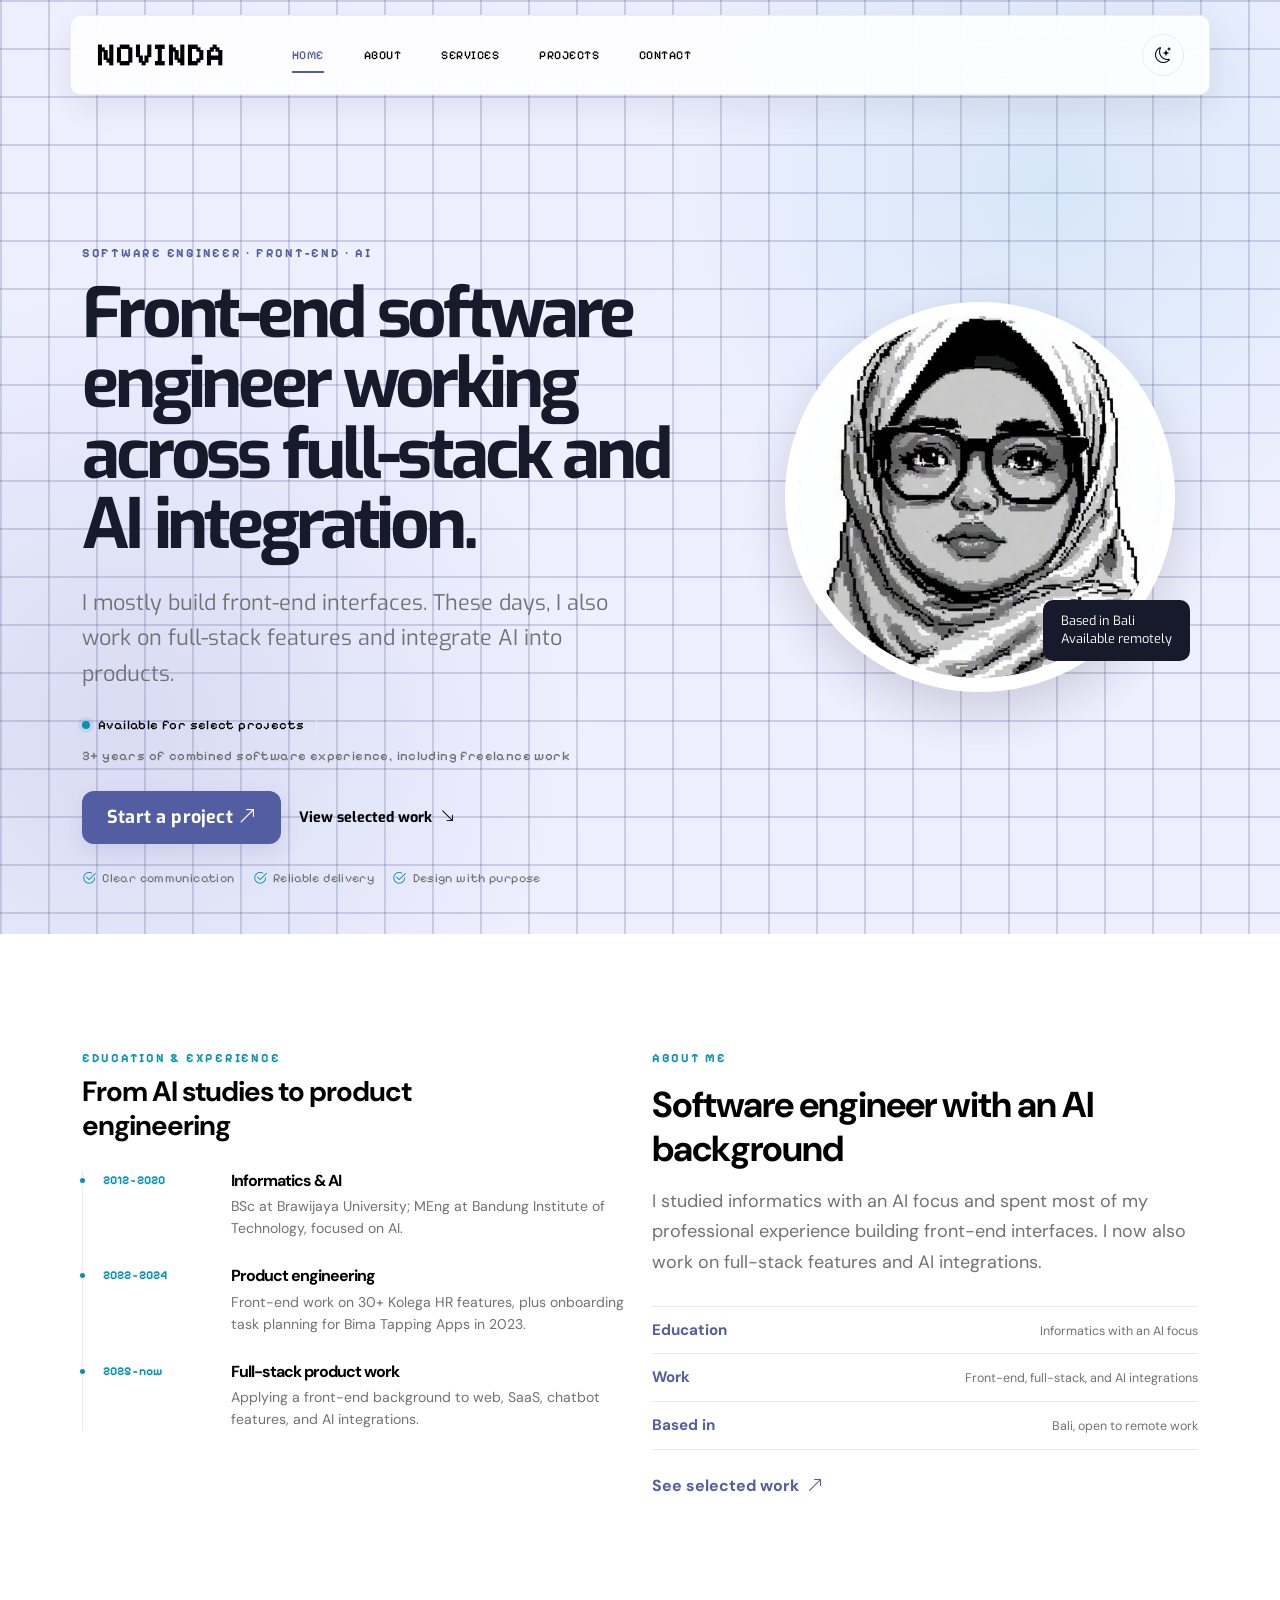
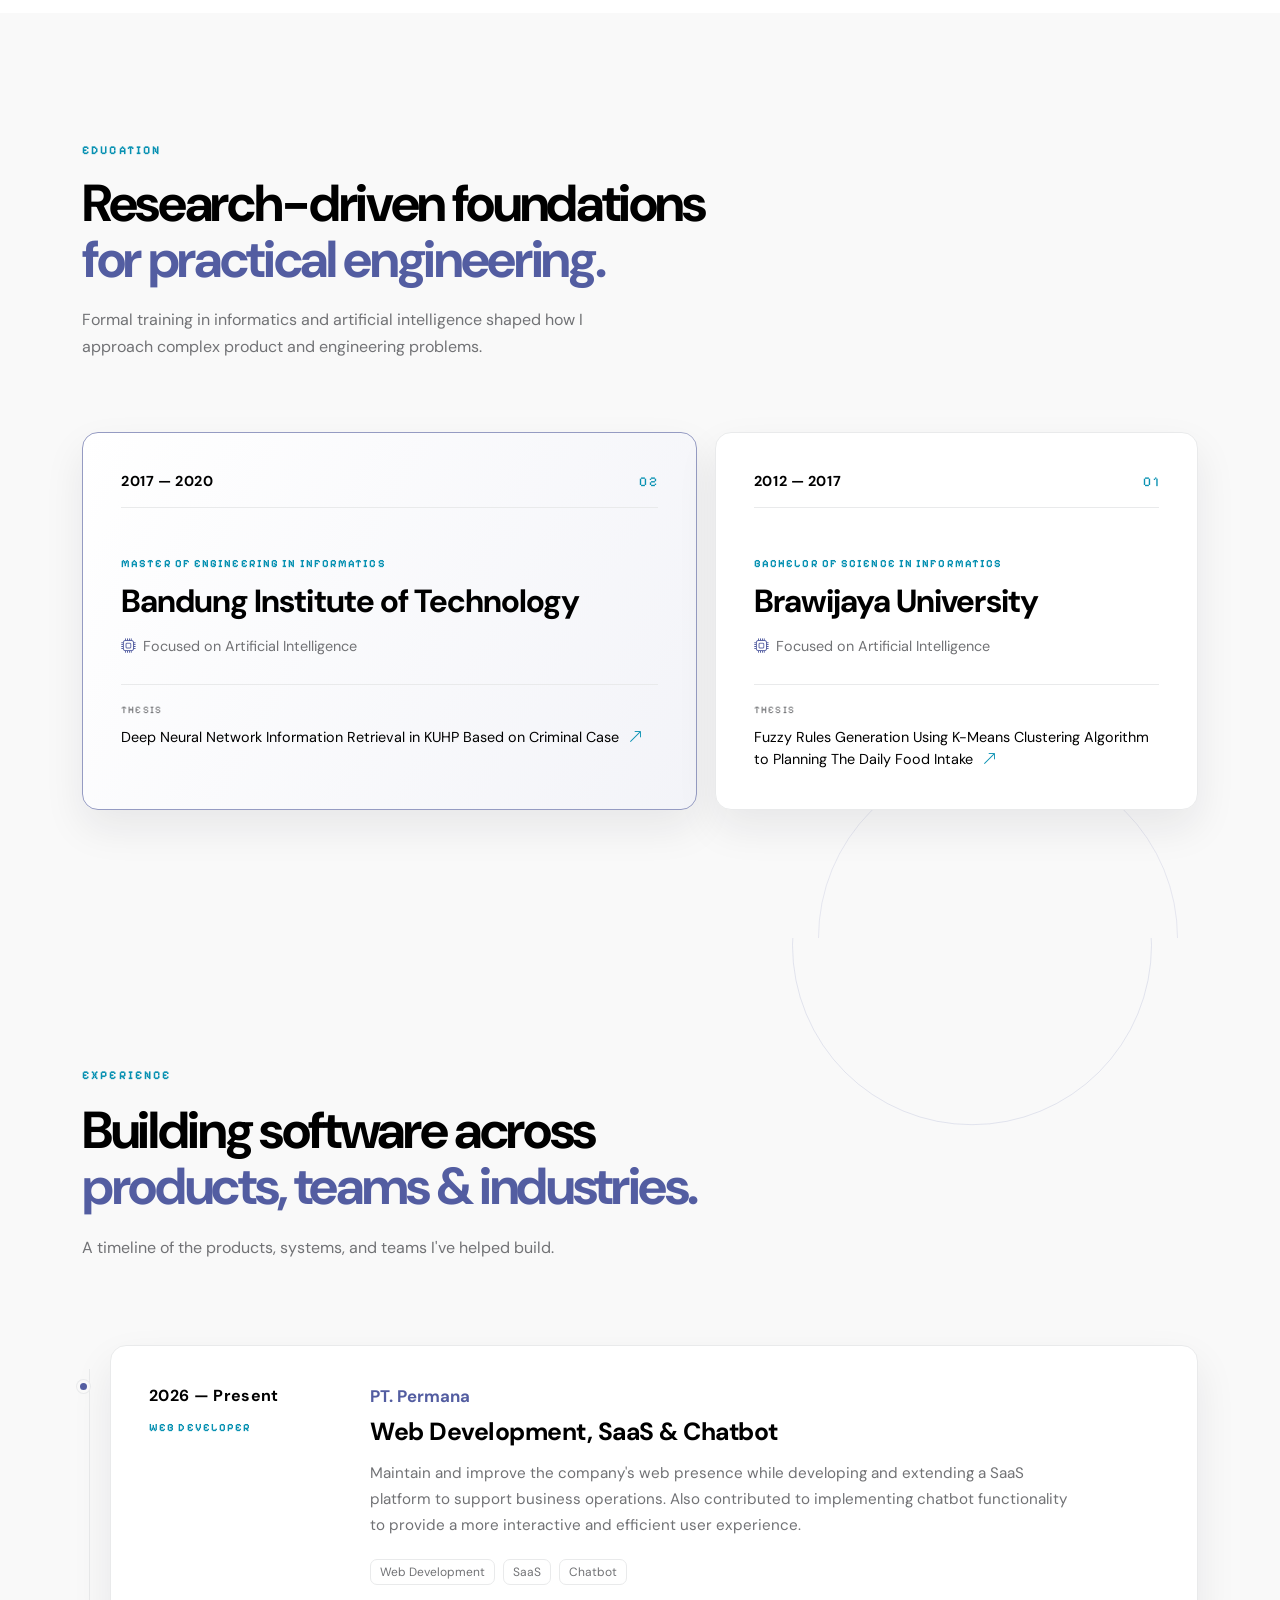
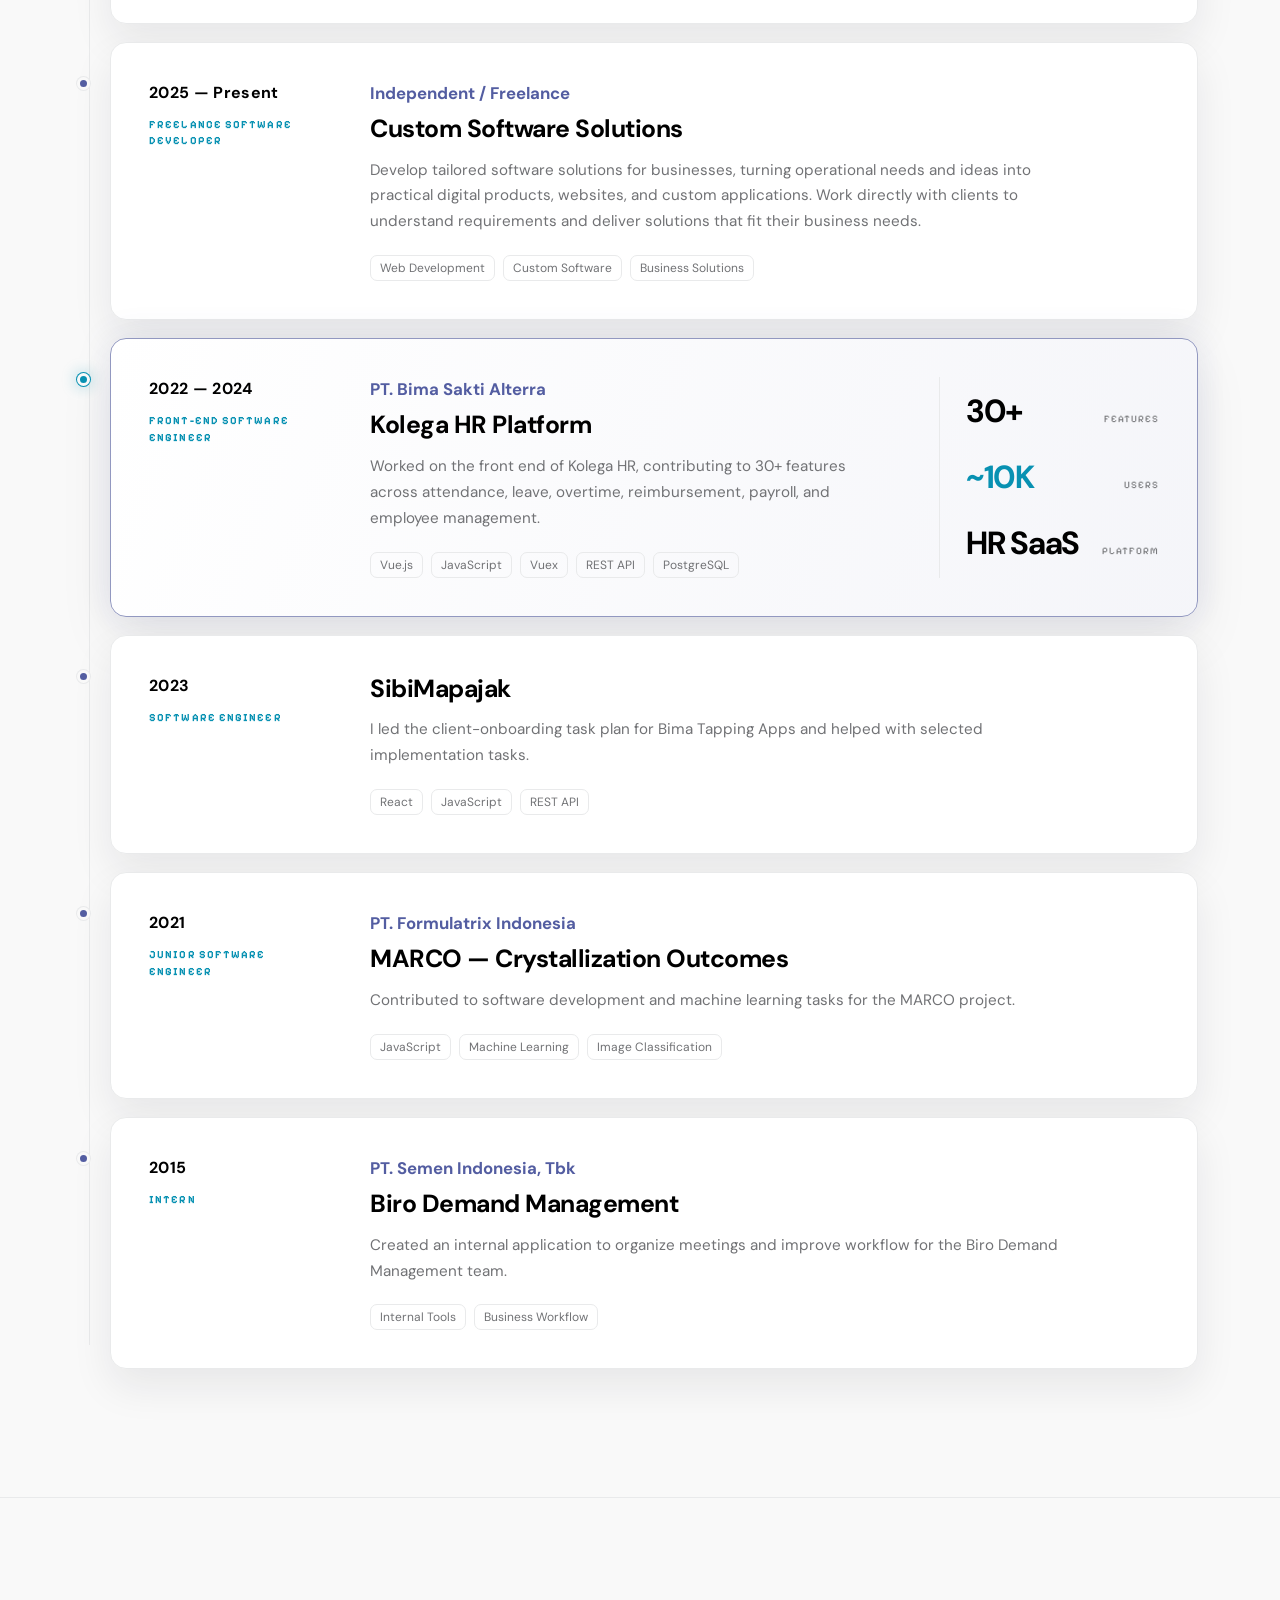
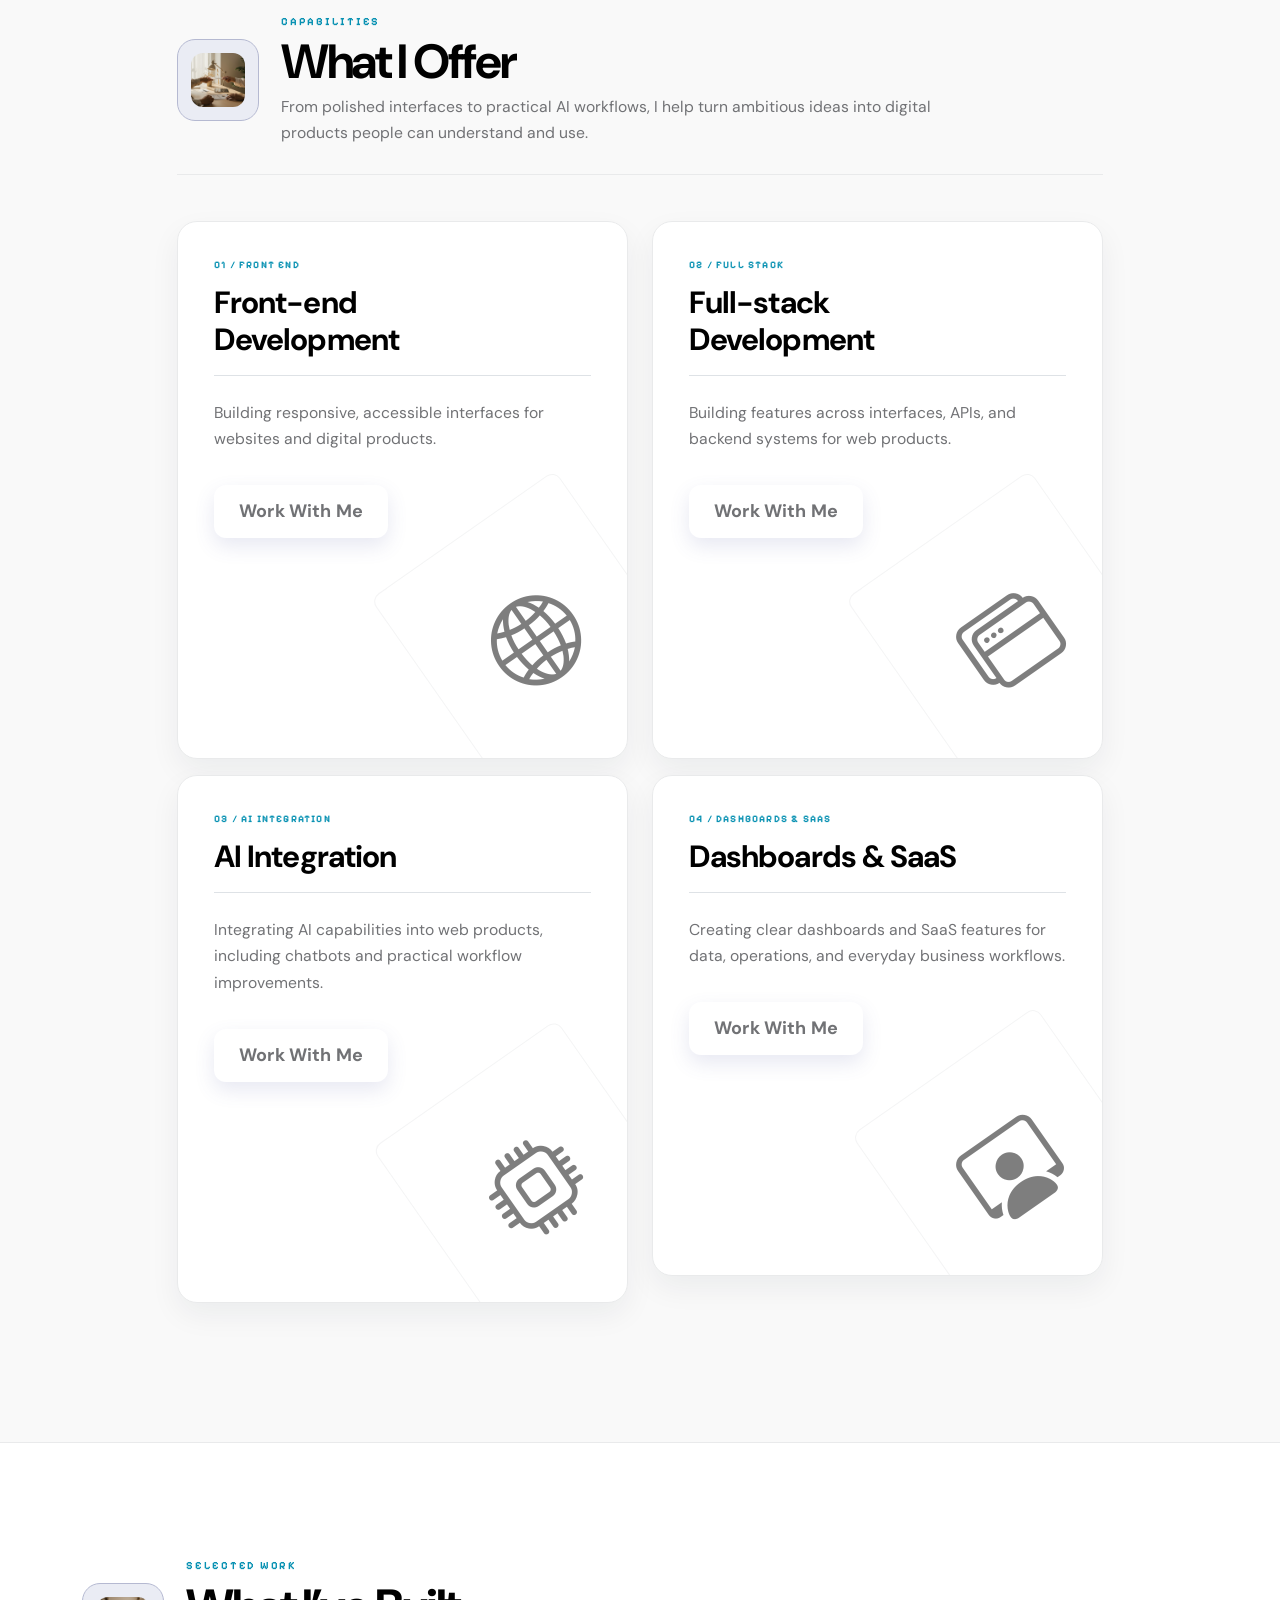
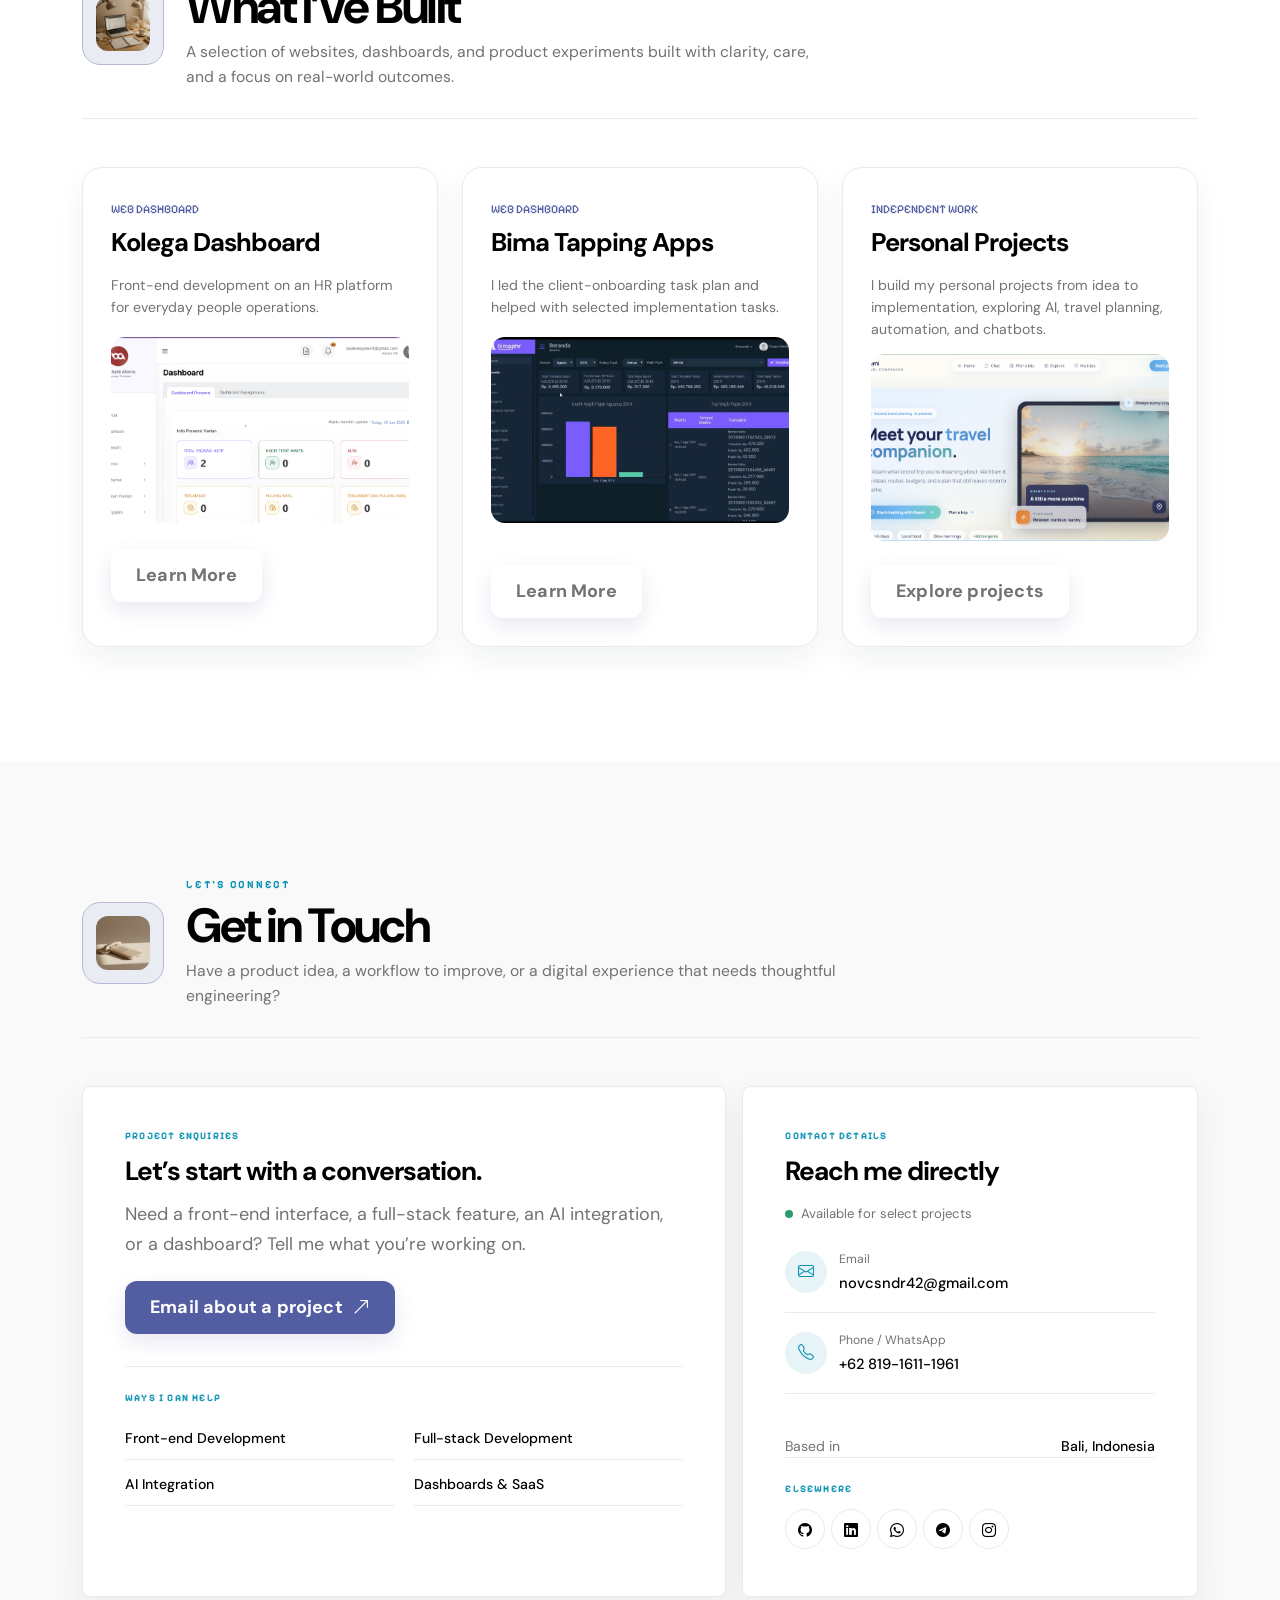
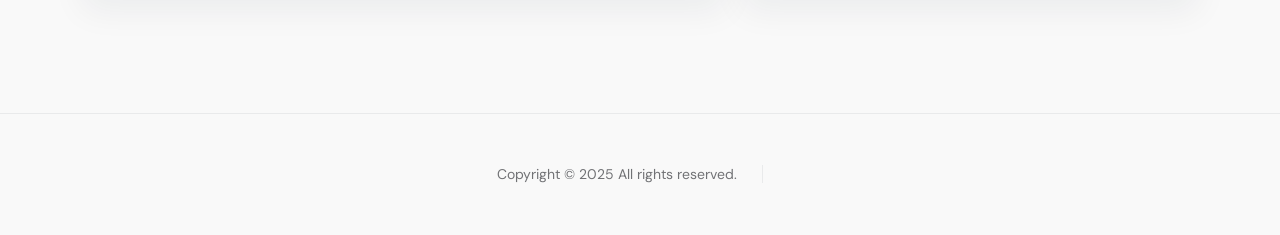
<file: index.html>
<!doctype html>
<html lang="en">
    <head>
        <meta charset="utf-8">
        <meta name="viewport" content="width=device-width, initial-scale=1">

        <meta name="description" content="">
        <meta name="author" content="TemplateMo">

        <title>Novinda</title>
        <link rel="icon" type="image/svg+xml" href="images/clients/cherry-svgrepo-com.svg">

        <!-- CSS FILES -->
        <link rel="preconnect" href="https://fonts.googleapis.com">
        
        <link rel="preconnect" href="https://fonts.gstatic.com" crossorigin>
        
        <link href="https://fonts.googleapis.com/css2?family=DM+Sans:wght@400;500;700&display=swap" rel="stylesheet">

         <link href="css/bootstrap.min.css" rel="stylesheet">
         <link href="css/background-styles.css" rel="stylesheet">
         <link href="css/custom-styles.css" rel="stylesheet">
         <link href="css/bootstrap-icons.css" rel="stylesheet">
         <link href="css/infographic.css" rel="stylesheet">
        <script>
            document.documentElement.dataset.theme = localStorage.getItem("novinda-theme") || "light";
        </script>
    </head>
    
    <body>

        <section class="preloader">
            <div class="spinner">
                <span class="spinner-rotate"></span>    
            </div>
        </section>

        <nav class="navbar navbar-expand-lg">
            <div class="container">

                <button class="navbar-toggler p-0" type="button" data-bs-toggle="collapse" data-bs-target="#navbarNav" aria-controls="navbarNav" aria-expanded="false" aria-label="Toggle navigation">
                    <span class="navbar-toggler-icon"></span>
                </button>

                <a href="index.html" class="navbar-brand mx-auto mx-lg-0">NOVINDA</a>

                <!-- <div class="d-flex align-items-center d-lg-none">
                    <i class="navbar-icon bi-telephone-plus me-3"></i>
                    <a class="custom-btn btn" href="#section_5">
                        120-240-9600
                    </a>
                </div> -->

                <div class="collapse navbar-collapse" id="navbarNav">
                    <ul class="navbar-nav ms-lg-5 pixel-text">
                        <li class="nav-item">
                            <a class="nav-link click-scroll" href="#section_1">Home</a>
                        </li>

                        <li class="nav-item">
                            <a class="nav-link click-scroll" href="#section_2">About</a>
                        </li>

                        <li class="nav-item">
                            <a class="nav-link click-scroll" href="#section_3">Services</a>
                        </li>

                        <li class="nav-item">
                            <a class="nav-link click-scroll" href="#section_4">Projects</a>
                        </li>

                        <li class="nav-item">
                            <a class="nav-link click-scroll" href="#section_5">Contact</a>
                        </li>
                    </ul>

                    <!-- <div class="d-lg-flex align-items-center d-none ms-auto">
                        <i class="navbar-icon bi-telephone-plus me-3"></i>
                        <a class="custom-btn btn" href="#section_5">
                            120-240-9600
                        </a>
                    </div> -->
                </div>

                <button class="theme-toggle" type="button" aria-label="Switch to dark mode" title="Switch to dark mode">
                    <i class="bi bi-moon-stars" aria-hidden="true"></i>
                    <span class="visually-hidden">Switch to dark mode</span>
                </button>

            </div>
        </nav>

        <main>

            <section class="background-styles d-flex justify-content-center align-items-center" id="section_1">
                <div class="container ">
                    <div class="row align-items-center g-5">

                        <div class="col-lg-7 col-12">
                            <div class="hero-text">
                                <p class="hero-kicker mb-3">Software engineer · Front-end · AI</p>
                                <div class="hero-title-wrap mb-4">
                                    <h1 class="hero-title mb-0">Front-end software engineer working across full-stack and AI integration.</h1>
                                </div>

                                <p class="hero-description mb-4">I mostly build front-end interfaces. These days, I also work on full-stack features and integrate AI into products.</p>
                                <div class="hero-meta pixel-text mb-4">
                                    <span class="hero-status"><span class="hero-status-dot"></span>Available for select projects</span>
                                    <span class="hero-meta-divider" aria-hidden="true"></span>
                                    <span>3+ years of combined software experience, including freelance work</span>
                                </div>
                                <div class="hero-actions mb-4">
                                    <a class="custom-btn btn custom-link" href="#section_5">Start a project <i class="bi bi-arrow-up-right" aria-hidden="true"></i></a>
                                    <a class="hero-secondary-link" href="#section_4">View selected work <i class="bi bi-arrow-down-right" aria-hidden="true"></i></a>
                                </div>
                                <div class="hero-trust-list pixel-text" aria-label="Working principles">
                                    <span><i class="bi bi-check2-circle" aria-hidden="true"></i> Clear communication</span>
                                    <span><i class="bi bi-check2-circle" aria-hidden="true"></i> Reliable delivery</span>
                                    <span><i class="bi bi-check2-circle" aria-hidden="true"></i> Design with purpose</span>
                                </div>
                            </div>
                        </div>

                        <div class="col-lg-5 col-12">
                            <div class="hero-portrait-wrap">
                                <img src="images/me.jpg" class="hero-portrait" alt="Novinda Fiqih Caesandria">
                                <span class="hero-portrait-note">Based in Bali<br>Available remotely</span>
                            </div>
                        </div>

                    </div>
                </div>

                <!-- <svg xmlns="http://www.w3.org/2000/svg" viewBox="0 0 1440 320"><path fill="#535da1" fill-opacity="1" d="M0,160L24,160C48,160,96,160,144,138.7C192,117,240,75,288,64C336,53,384,75,432,106.7C480,139,528,181,576,208C624,235,672,245,720,240C768,235,816,213,864,186.7C912,160,960,128,1008,133.3C1056,139,1104,181,1152,202.7C1200,224,1248,224,1296,197.3C1344,171,1392,117,1416,90.7L1440,64L1440,0L1416,0C1392,0,1344,0,1296,0C1248,0,1200,0,1152,0C1104,0,1056,0,1008,0C960,0,912,0,864,0C816,0,768,0,720,0C672,0,624,0,576,0C528,0,480,0,432,0C384,0,336,0,288,0C240,0,192,0,144,0C96,0,48,0,24,0L0,0Z"></path></svg> -->
            </section>


            <section class="about section-padding" id="section_2">
                <div class="container">
                    <div class="row">

                        <div class="col-lg-6 col-12">
                            <div class="about-journey" aria-label="Career and education highlights">
                                <p class="about-eyebrow mb-2">Education &amp; experience</p>
                                <h3 class="about-journey-title">From AI studies to product engineering</h3>
                                <ol class="about-journey-list">
                                    <li>
                                        <span class="about-journey-period">2012 - 2020</span>
                                        <div>
                                            <h4>Informatics &amp; AI</h4>
                                            <p>BSc at Brawijaya University; MEng at Bandung Institute of Technology, focused on AI.</p>
                                        </div>
                                    </li>
                                    <li>
                                        <span class="about-journey-period">2022 - 2024</span>
                                        <div>
                                            <h4>Product engineering</h4>
                                            <p>Front-end work on 30+ Kolega HR features, plus onboarding task planning for Bima Tapping Apps in 2023.</p>
                                        </div>
                                    </li>
                                    <li>
                                        <span class="about-journey-period">2025 - now</span>
                                        <div>
                                            <h4>Full-stack product work</h4>
                                            <p>Applying a front-end background to web, SaaS, chatbot features, and AI integrations.</p>
                                        </div>
                                    </li>
                                </ol>
                            </div>
                        
                        </div>

                        <div class="col-lg-6 col-12 mt-4 mt-lg-0">
                            <div class="about-thumb">

                                <p class="about-eyebrow mb-2">About me</p>
                                <h3 class="pt-2 mb-3">Software engineer with an AI background</h3>

                                <p class="about-summary">I studied informatics with an AI focus and spent most of my professional experience building front-end interfaces. I now also work on full-stack features and AI integrations.</p>

                                <div class="about-highlights" aria-label="Profile details">
                                    <div class="about-highlight">
                                        <strong>Education</strong>
                                        <span>Informatics with an AI focus</span>
                                    </div>
                                    <div class="about-highlight">
                                        <strong>Work</strong>
                                        <span>Front-end, full-stack, and AI integrations</span>
                                    </div>
                                    <div class="about-highlight">
                                        <strong>Based in</strong>
                                        <span>Bali, open to remote work</span>
                                    </div>
                                </div>

                                <a class="about-link" href="#section_4">See selected work <i class="bi bi-arrow-up-right" aria-hidden="true"></i></a>
                            </div>
                        </div>

                    </div>
                </div>
            </section>

            <section class="education-section" id="education">
                <div class="container">
                    <div class="education-header">
                        <p class="education-eyebrow">EDUCATION</p>
                        <h2>Research-driven foundations<br><span>for practical engineering.</span></h2>
                        <p class="education-intro">Formal training in informatics and artificial intelligence shaped how I approach complex product and engineering problems.</p>
                    </div>

                    <div class="education-grid">
                        <article class="education-card education-card-featured">
                            <div class="education-card-top">
                                <span class="education-year">2017 — 2020</span>
                                <span class="education-index">02</span>
                            </div>
                            <div class="education-card-content">
                                <p class="education-degree">MASTER OF ENGINEERING IN INFORMATICS</p>
                                <h3>Bandung Institute of Technology</h3>
                                <p class="education-focus"><i class="bi bi-cpu" aria-hidden="true"></i> Focused on Artificial Intelligence</p>
                                <div class="education-thesis">
                                    <span>THESIS</span>
                                    <a href="https://digilib.itb.ac.id/gdl/view_data/pencarian-pasal-pada-kitab-undang-undang-hukum-pidana-kuhp-dengan-menerapkan-deep-neural-network-model-/pencarian-pasal-pada-kitab-undang-undang-hukum-pidana?rows=20710&per_page=2" target="_blank" rel="noopener">Deep Neural Network Information Retrieval in KUHP Based on Criminal Case <i class="bi bi-arrow-up-right" aria-hidden="true"></i></a>
                                </div>
                            </div>
                        </article>

                        <article class="education-card">
                            <div class="education-card-top">
                                <span class="education-year">2012 — 2017</span>
                                <span class="education-index">01</span>
                            </div>
                            <div class="education-card-content">
                                <p class="education-degree">BACHELOR OF SCIENCE IN INFORMATICS</p>
                                <h3>Brawijaya University</h3>
                                <p class="education-focus"><i class="bi bi-cpu" aria-hidden="true"></i> Focused on Artificial Intelligence</p>
                                <div class="education-thesis">
                                    <span>THESIS</span>
                                    <a href="https://repository.ub.ac.id/id/eprint/147422/" target="_blank" rel="noopener">Fuzzy Rules Generation Using K-Means Clustering Algorithm to Planning The Daily Food Intake <i class="bi bi-arrow-up-right" aria-hidden="true"></i></a>
                                </div>
                            </div>
                        </article>
                    </div>

<!-- 
                        <div class="col-lg-6 col-12">
                            <div class="profile-thumb">
                                <div class="profile-title">
                                    <h4 class="mb-0">Information</h4>
                                </div>

                                <div class="profile-body">
                                    <p>
                                        <span class="profile-small-title">Name</span> 
                                        <span>Joshua Morgan</span>
                                    </p>

                                    <p>
                                        <span class="profile-small-title">Birthday</span> 
                                        <span>Aug 12, 1986</span>
                                    </p>

                                    <p>
                                        <span class="profile-small-title">Phone</span> 
                                         <span><a href="tel: 305-240-9671">120-240-9600</a></span>
                                    </p>

                                    <p>
                                        <span class="profile-small-title">Email</span> 
                                        <span><a href="mailto:hello@josh.design">hello@josh.design</a></span>
                                    </p>
                                </div>
                            </div>
                        </div> -->
<!-- 
                        <div class="col-lg-6 col-12 mt-5 mt-lg-0">
                            
                            <div class="about-thumb">
                                <div class="row">
                                    <div class="col-lg-6 col-6 featured-border-bottom py-2">
                                        <strong class="featured-numbers">20+</strong>

                                        <p class="featured-text">Years of Experiences</p>
                                    </div>

                                    <div class="col-lg-6 col-6 featured-border-start featured-border-bottom ps-5 py-2">
                                        <strong class="featured-numbers">245</strong>

                                        <p class="featured-text">Happy Customers</p>
                                    </div>

                                    <div class="col-lg-6 col-6 pt-4">
                                        <strong class="featured-numbers">640</strong>

                                        <p class="featured-text">Project Finished</p>
                                    </div>

                                    <div class="col-lg-6 col-6 featured-border-start ps-5 pt-4">
                                        <strong class="featured-numbers">72+</strong>

                                        <p class="featured-text">Digital Awards</p>
                                    </div>
                                </div>
                            </div>
                        </div> -->

                    </div>
                </div>
            </section>


            <section class="experience-section" id="experience">
                <div class="container">
                    <div class="experience-header">
                        <p class="experience-eyebrow">EXPERIENCE</p>
                        <h2>Building software across<br><span>products, teams &amp; industries.</span></h2>
                        <p class="experience-intro">A timeline of the products, systems, and teams I've helped build.</p>
                    </div>

                    <div class="experience-list">
                        <article class="experience-card">
                            <div class="experience-marker" aria-hidden="true"></div>
                            <div class="experience-aside">
                                <p class="experience-date">2026 — Present</p>
                                <p class="experience-role">WEB DEVELOPER</p>
                            </div>
                            <div class="experience-main">
                                <p class="experience-company">PT. Permana</p>
                                <h3>Web Development, SaaS &amp; Chatbot</h3>
                                <p class="experience-description">Maintain and improve the company's web presence while developing and extending a SaaS platform to support business operations. Also contributed to implementing chatbot functionality to provide a more interactive and efficient user experience.</p>
                                <div class="experience-chips" aria-label="Technologies and focus areas">
                                    <span>Web Development</span>
                                    <span>SaaS</span>
                                    <span>Chatbot</span>
                                </div>
                            </div>
                        </article>

                        <article class="experience-card">
                            <div class="experience-marker" aria-hidden="true"></div>
                            <div class="experience-aside">
                                <p class="experience-date">2025 — Present</p>
                                <p class="experience-role">FREELANCE SOFTWARE DEVELOPER</p>
                            </div>
                            <div class="experience-main">
                                <p class="experience-company">Independent / Freelance</p>
                                <h3>Custom Software Solutions</h3>
                                <p class="experience-description">Develop tailored software solutions for businesses, turning operational needs and ideas into practical digital products, websites, and custom applications. Work directly with clients to understand requirements and deliver solutions that fit their business needs.</p>
                                <div class="experience-chips" aria-label="Technologies and focus areas">
                                    <span>Web Development</span>
                                    <span>Custom Software</span>
                                    <span>Business Solutions</span>
                                </div>
                            </div>
                        </article>

                        <article class="experience-card experience-card-featured">
                            <div class="experience-marker" aria-hidden="true"></div>
                            <div class="experience-aside">
                                <p class="experience-date">2022 — 2024</p>
                                <p class="experience-role">FRONT-END SOFTWARE ENGINEER</p>
                            </div>
                            <div class="experience-main">
                                <p class="experience-company">PT. Bima Sakti Alterra</p>
                                <h3>Kolega HR Platform</h3>
                                <p class="experience-description">Worked on the front end of Kolega HR, contributing to 30+ features across attendance, leave, overtime, reimbursement, payroll, and employee management.</p>
                                <div class="experience-chips" aria-label="Technologies used">
                                    <span>Vue.js</span>
                                    <span>JavaScript</span>
                                    <span>Vuex</span>
                                    <span>REST API</span>
                                    <span>PostgreSQL</span>
                                </div>
                            </div>
                            <div class="experience-metrics" aria-label="Kolega impact metrics">
                                <div><strong>30+</strong><span>FEATURES</span></div>
                                <div><strong>~10K</strong><span>USERS</span></div>
                                <div><strong>HR SaaS</strong><span>PLATFORM</span></div>
                            </div>
                        </article>

                        <article class="experience-card">
                            <div class="experience-marker" aria-hidden="true"></div>
                            <div class="experience-aside">
                                <p class="experience-date">2023</p>
                                <p class="experience-role">SOFTWARE ENGINEER</p>
                            </div>
                            <div class="experience-main">
                                <h3>SibiMapajak</h3>
                                <p class="experience-description">I led the client-onboarding task plan for Bima Tapping Apps and helped with selected implementation tasks.</p>
                                <div class="experience-chips" aria-label="Technologies used">
                                    <span>React</span>
                                    <span>JavaScript</span>
                                    <span>REST API</span>
                                </div>
                            </div>
                        </article>

                        <article class="experience-card">
                            <div class="experience-marker" aria-hidden="true"></div>
                            <div class="experience-aside">
                                <p class="experience-date">2021</p>
                                <p class="experience-role">JUNIOR SOFTWARE ENGINEER</p>
                            </div>
                            <div class="experience-main">
                                <p class="experience-company">PT. Formulatrix Indonesia</p>
                                <h3>MARCO — Crystallization Outcomes</h3>
                                <p class="experience-description">Contributed to software development and machine learning tasks for the MARCO project.</p>
                                <div class="experience-chips" aria-label="Technologies used">
                                    <span>JavaScript</span>
                                    <span>Machine Learning</span>
                                    <span>Image Classification</span>
                                </div>
                            </div>
                        </article>

                        <article class="experience-card experience-card-early">
                            <div class="experience-marker" aria-hidden="true"></div>
                            <div class="experience-aside">
                                <p class="experience-date">2015</p>
                                <p class="experience-role">INTERN</p>
                            </div>
                            <div class="experience-main">
                                <p class="experience-company">PT. Semen Indonesia, Tbk</p>
                                <h3>Biro Demand Management</h3>
                                <p class="experience-description">Created an internal application to organize meetings and improve workflow for the Biro Demand Management team.</p>
                                <div class="experience-chips" aria-label="Technologies used">
                                    <span>Internal Tools</span>
                                    <span>Business Workflow</span>
                                </div>
                            </div>
                        </article>
                    </div>
                </div>
            </section>


            <section class="services section-padding" id="section_3">
                <div class="container">
                    <div class="row">

                        <div class="col-lg-10 col-12 mx-auto">
                            <div class="portfolio-heading mb-5">
                                <div class="portfolio-heading-icon">
                                    <img src="images/service.png" class="img-fluid" alt="">
                                </div>
                                <div>
                                    <p class="portfolio-heading-eyebrow">CAPABILITIES</p>
                                    <h2>What I Offer</h2>
                                    <p class="portfolio-heading-copy">From polished interfaces to practical AI workflows, I help turn ambitious ideas into digital products people can understand and use.</p>
                                </div>
                            </div>

                            <div class="row pt-lg-5">
                                <div class="col-lg-6 col-12">
                                    <div class="services-thumb services-thumb-up">
                                        <div class="d-flex flex-wrap align-items-center border-bottom mb-4 pb-3">
                                            <span class="service-kicker">01 / FRONT END</span>
                                            <h3 class="mb-0">Front-end Development</h3>

                                        </div>

                                        <p>Building responsive, accessible interfaces for websites and digital products.</p>

                                        <a href="#section_5" class="custom-btn custom-border-btn btn mt-3">Work With Me</a>

                                        <div class="services-icon-wrap d-flex justify-content-center align-items-center">
                                            <i class="services-icon bi-globe2"></i>
                                        </div>
                                    </div>
                                </div>

                                <div class="col-lg-6 col-12">
                                    <div class="services-thumb services-thumb-up">
                                        <div class="d-flex flex-wrap align-items-center border-bottom mb-4 pb-3">
                                            <span class="service-kicker">02 / FULL STACK</span>
                                            <h3 class="mb-0">Full-stack Development</h3>

                                        </div>

                                        <p>Building features across interfaces, APIs, and backend systems for web products.</p>

                                        <a href="#section_5" class="custom-btn custom-border-btn btn mt-3">Work With Me</a>

                                        <div class="services-icon-wrap d-flex justify-content-center align-items-center">
                                            <i class="services-icon bi-window-stack"></i>
                                        </div>
                                    </div>
                                </div>

                                <div class="col-lg-6 col-12 mt-3">
                                    <div class="services-thumb">
                                        <div class="d-flex flex-wrap align-items-center border-bottom mb-4 pb-3">
                                            <span class="service-kicker">03 / AI INTEGRATION</span>
                                            <h3 class="mb-0">AI Integration</h3>
                                        </div>

                                        <p>Integrating AI capabilities into web products, including chatbots and practical workflow improvements.</p>

                                        <a href="#section_5" class="custom-btn custom-border-btn btn mt-3">Work With Me</a>

                                        <div class="services-icon-wrap d-flex justify-content-center align-items-center">
                                            <i class="services-icon bi-cpu"></i>
                                        </div>
                                    </div>
                                </div>

                                <div class="col-lg-6 col-12 mt-3">
                                    <div class="services-thumb ">
                                        <div class="d-flex flex-wrap align-items-center border-bottom mb-4 pb-3">
                                            <span class="service-kicker">04 / DASHBOARDS &amp; SAAS</span>
                                            <h3 class="mb-0">Dashboards &amp; SaaS</h3>

                                        </div>

                                        <p>Creating clear dashboards and SaaS features for data, operations, and everyday business workflows.</p>

                                        <a href="#section_5" class="custom-btn custom-border-btn btn mt-3">Work With Me</a>

                                        <div class="services-icon-wrap d-flex justify-content-center align-items-center">
                                            <i class="services-icon bi-person-workspace"></i>
                                        </div>
                                    </div>
                                </div>
                            </div>
                        </div>
                    </div>
                </div>
            </section>


            <section class="projects section-padding" id="section_4">
                <div class="container">
                    <div class="row">

                        <div class="col-12 ms-auto">
                            <div class="portfolio-heading mb-4">
                                <div class="portfolio-heading-icon">
                                    <img src="images/works.png" class="img-fluid" alt="">
                                </div>
                                <div>
                                    <p class="portfolio-heading-eyebrow">SELECTED WORK</p>
                                    <h2>What I’ve Built</h2>
                                    <p class="portfolio-heading-copy">A selection of websites, dashboards, and product experiments built with clarity, care, and a focus on real-world outcomes.</p>
                                </div>
                            </div>
                        </div>

                        <div class="clearfix"></div>

                        <div class="col-lg-4 col-md-6 col-12">
                            <div class="projects-thumb">
                                <div class="projects-info">
                                    <small class="projects-tag">Web Dashboard</small>

                                    <h3 class="projects-title">Kolega Dashboard</h3>

                                    <p class="projects-description">Front-end development on an HR platform for everyday people operations.</p>

                                </div>
                                    <img src="images/kolega-dashboard.png" class="projects-image img-fluid" alt="Kolega dashboard interface">

                                    <a href="https://dashboard.kolega.co.id/" class="custom-btn custom-border-btn btn mt-3 mb-3">Learn More</a>
                            </div>
                        </div>

                        <div class="col-lg-4 col-md-6 col-12">
                            <div class="projects-thumb">
                                <div class="projects-info">
                                    <small class="projects-tag">Web Dashboard</small>

                                    <h3 class="projects-title">Bima Tapping Apps</h3>

                                    <p class="projects-description">I led the client-onboarding task plan and helped with selected implementation tasks.</p>
                                </div>

                                <!-- <a href="images/projects/the-5th-IQYR7N67dhM-unsplash.jpg" class="popup-image"> -->
                                    <img src="images/bimaphr-dashboard.png" class="projects-image img-fluid" alt="Bima Tapping application dashboard">
                                    <a href="https://kapm.sibimapajak.id/login" class="custom-btn custom-border-btn btn mt-3">Learn More</a>
                            </div>
                        </div>

                        <div class="col-lg-4 col-md-6 col-12">
                            <div class="projects-thumb">
                                <div class="projects-info">
                                    <small class="projects-tag">Independent work</small>

                                    <h3 class="projects-title">Personal Projects</h3>

                                    <p class="projects-description">I build my personal projects from idea to implementation, exploring AI, travel planning, automation, and chatbots.</p>
                                </div>
                                    <img src="images/projects/roami-landing.png" class="projects-image img-fluid" alt="Roami travel planner, one of Novinda's personal projects">
                                    <a href="works.html#ai-implementations" class="custom-btn custom-border-btn btn mt-3">Explore projects</a>
                            </div>
                        </div>

                    </div>
                </div>
            </section>

            <section class="contact section-padding" id="section_5">
                    <div class="container">
                        <div class="row">

                            <div class="col-12">
                                <div class="portfolio-heading mb-5">
                                    <div class="portfolio-heading-icon">
                                        <img src="images/contact.png" class="img-fluid" alt="">
                                    </div>
                                    <div>
                                        <p class="portfolio-heading-eyebrow">LET’S CONNECT</p>
                                        <h2>Get in Touch</h2>
                                        <p class="portfolio-heading-copy">Have a product idea, a workflow to improve, or a digital experience that needs thoughtful engineering?</p>
                                    </div>
                                </div>
                            </div>
                            </div>
                            <div class="clearfix"></div>
                            <div class="row g-3 contact-grid">
                                <div class="col-lg-7">
                                    <div class="contact-info contact-panel">
                                        <p class="contact-eyebrow">PROJECT ENQUIRIES</p>
                                        <h3 class="contact-panel-heading">Let’s start with a conversation.</h3>
                                        <p class="contact-panel-copy">Need a front-end interface, a full-stack feature, an AI integration, or a dashboard? Tell me what you’re working on.</p>
                                        <a class="custom-btn btn contact-cta" href="mailto:novcsndr42@gmail.com?subject=Project%20inquiry">Email about a project <i class="bi bi-arrow-up-right" aria-hidden="true"></i></a>

                                        <div class="contact-services">
                                            <p class="contact-eyebrow">WAYS I CAN HELP</p>
                                            <ul class="contact-service-list">
                                                <li><a href="#section_3">Front-end Development</a></li>
                                                <li><a href="#section_3">Full-stack Development</a></li>
                                                <li><a href="#section_3">AI Integration</a></li>
                                                <li><a href="#section_3">Dashboards &amp; SaaS</a></li>
                                            </ul>
                                        </div>

                                    </div>
                                </div>

                                <div class="col-lg-5">
                                    <div class="contact-info contact-panel contact-details">
                                        <p class="contact-eyebrow">CONTACT DETAILS</p>
                                        <h3 class="contact-panel-heading">Reach me directly</h3>
                                        <p class="contact-availability">Available for select projects</p>

                                        <a class="contact-method" href="mailto:novcsndr42@gmail.com">
                                            <span class="contact-method-icon"><i class="bi bi-envelope" aria-hidden="true"></i></span>
                                            <span class="contact-method-copy"><small>Email</small><strong>novcsndr42@gmail.com</strong></span>
                                        </a>

                                        <a class="contact-method" href="tel:+6281916111961">
                                            <span class="contact-method-icon"><i class="bi bi-telephone" aria-hidden="true"></i></span>
                                            <span class="contact-method-copy"><small>Phone / WhatsApp</small><strong>+62 819-1611-1961</strong></span>
                                        </a>

                                        <div class="contact-location">
                                            <span>Based in</span>
                                            <strong>Bali, Indonesia</strong>
                                        </div>

                                        <div class="contact-social">
                                            <p class="contact-eyebrow">ELSEWHERE</p>
                                            <ul class="social-icon">
                                                <li class="social-icon-item"><a href="https://github.com/novindafc?tab=overview&from=2024-12-01&to=2024-12-31" class="social-icon-link bi-github" aria-label="GitHub" title="GitHub" target="_blank" rel="noopener"></a></li>
                                                <li class="social-icon-item"><a href="https://www.linkedin.com/in/novinda-fiqih-caesandria-376714152" class="social-icon-link bi-linkedin" aria-label="LinkedIn" title="LinkedIn" target="_blank" rel="noopener"></a></li>
                                                <li class="social-icon-item"><a href="https://api.whatsapp.com/send/?phone=6281916111961&text&type=phone_number&app_absent=0" class="social-icon-link bi-whatsapp" aria-label="WhatsApp" title="WhatsApp" target="_blank" rel="noopener"></a></li>
                                                <li class="social-icon-item"><a href="https://t.me/novcsndr" class="social-icon-link bi-telegram" aria-label="Telegram" title="Telegram" target="_blank" rel="noopener"></a></li>
                                                <li class="social-icon-item"><a href="https://www.instagram.com/novcsndr_" class="social-icon-link bi-instagram" aria-label="Instagram" title="Instagram" target="_blank" rel="noopener"></a></li>
                                            </ul>
                                        </div>
                                    </div>
                                </div>
                            </div>
                        
                    </div>
                </div>
            </section>

        </main>

        <footer class="site-footer">
            <div class="container">
                <div class="row">

                    <div class="col-lg-12 col-12">
                        <div class="copyright-text-wrap">
                            <p class="mb-0">
                                <span class="copyright-text">Copyright © 2025 All rights reserved.</span>
                            </p>
                        </div>
                    </div>

                </div>
            </div>
        </footer>

        <!-- JAVASCRIPT FILES -->
        <script src="js/jquery.min.js"></script>
        <script src="js/bootstrap.min.js"></script>
        <script src="js/jquery.sticky.js"></script>
        <script src="js/click-scroll.js"></script>
        <script src="js/jquery.magnific-popup.min.js"></script>
        <script src="js/magnific-popup-options.js"></script>
        <script src="js/custom.js"></script>

    </body>
</html>
</file>
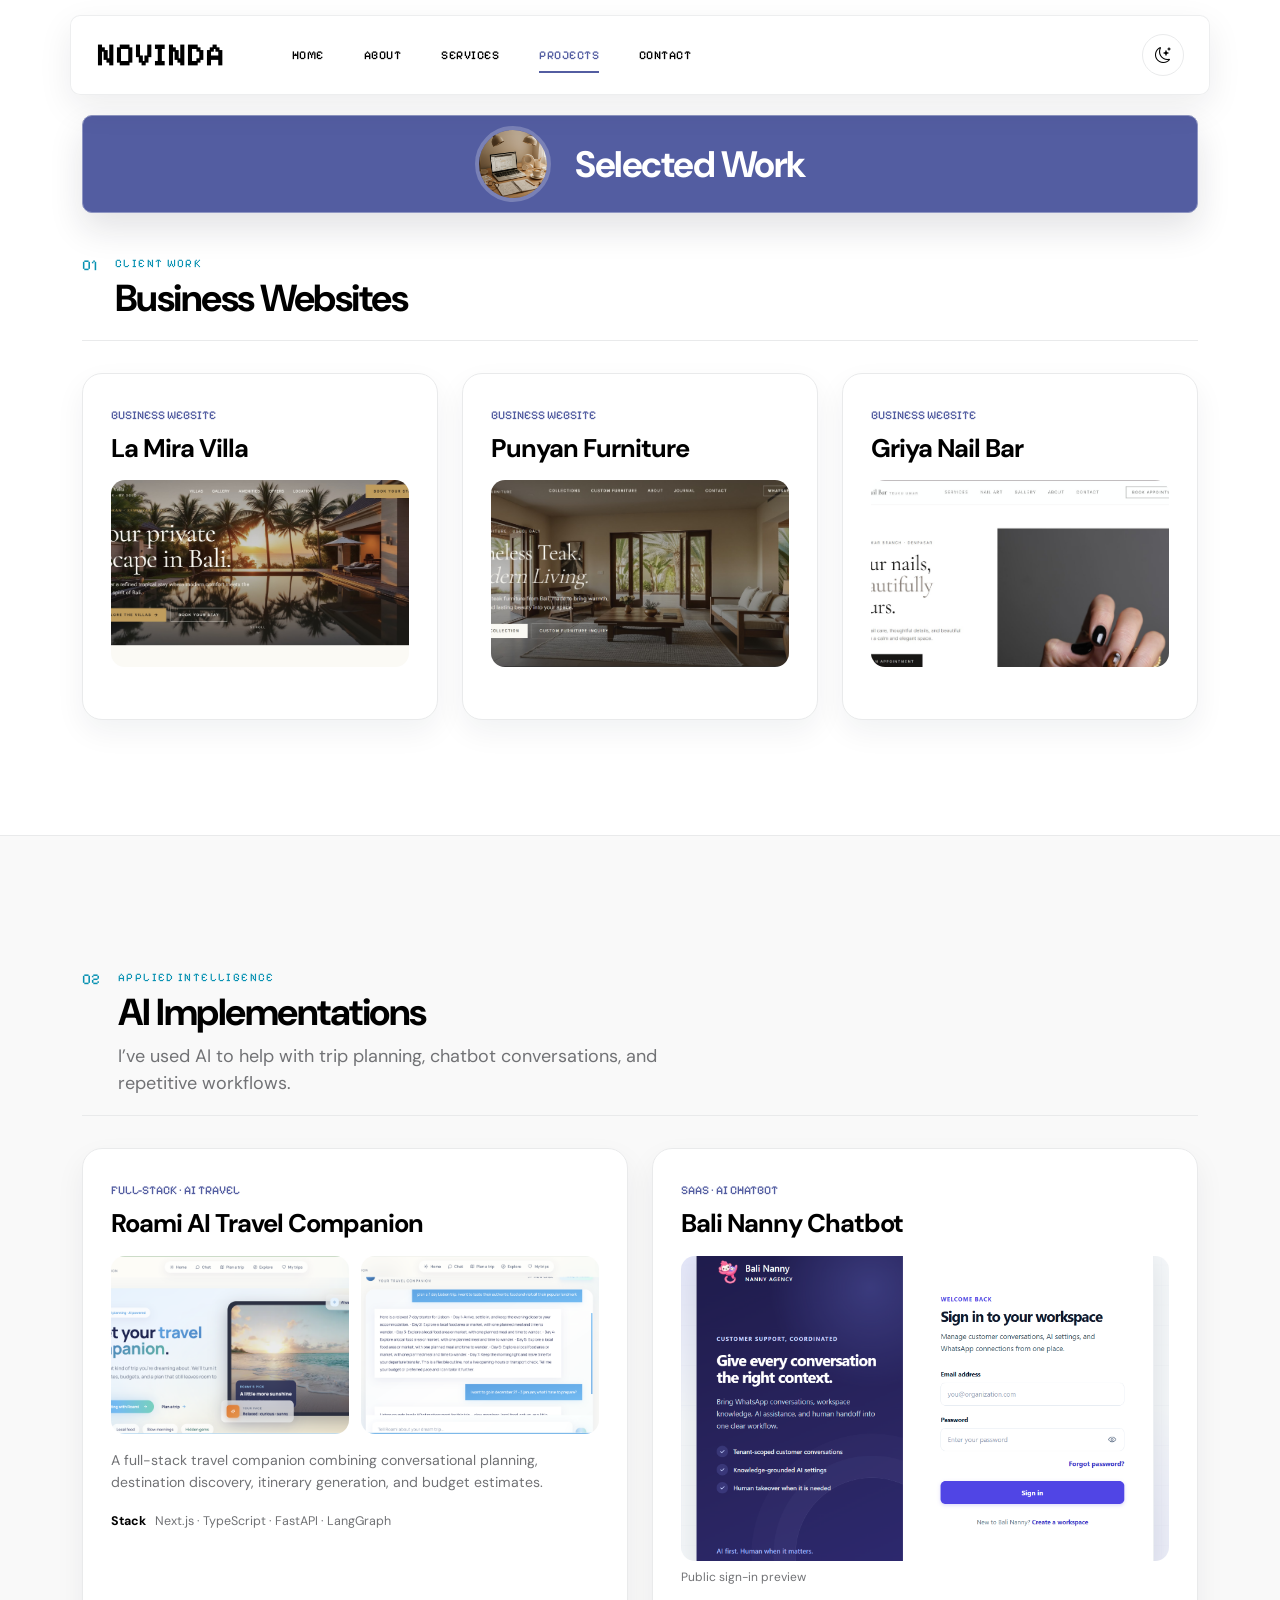
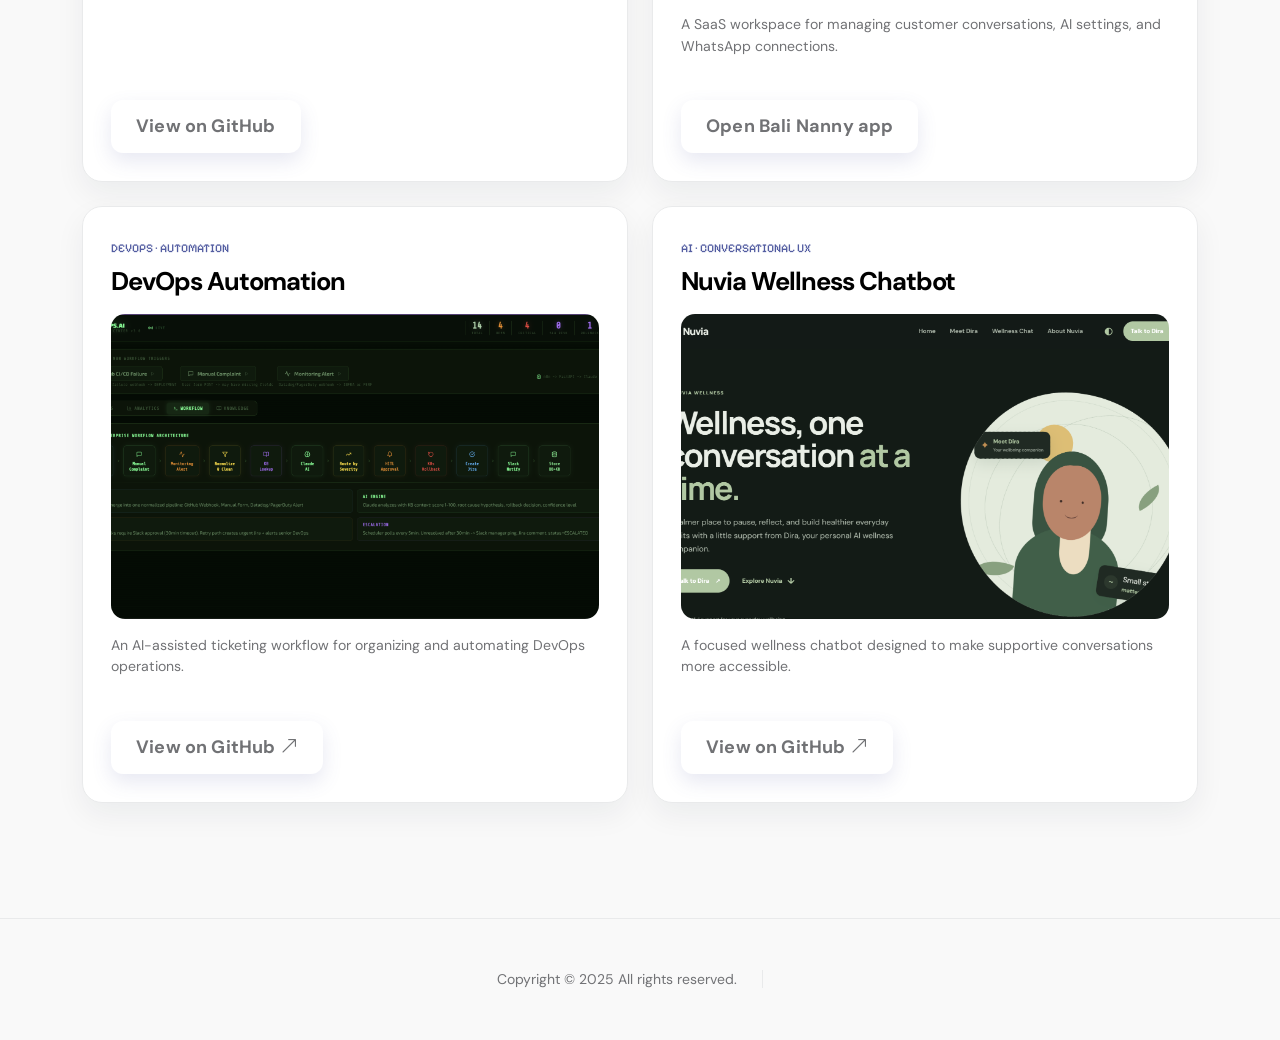
<file: works.html>
<!doctype html>
<html lang="en">
    <head>
        <meta charset="utf-8">
        <meta name="viewport" content="width=device-width, initial-scale=1">

        <meta name="description" content="">
        <meta name="author" content="TemplateMo">

        <title>Novinda</title>
        <link rel="icon" type="image/svg+xml" href="images/clients/cherry-svgrepo-com.svg">

        <!-- CSS FILES -->
        <link rel="preconnect" href="https://fonts.googleapis.com">
        
        <link rel="preconnect" href="https://fonts.gstatic.com" crossorigin>
        
        <link href="https://fonts.googleapis.com/css2?family=DM+Sans:wght@400;500;700&display=swap" rel="stylesheet">

         <link href="css/bootstrap.min.css" rel="stylesheet">
         <link href="css/background-styles.css" rel="stylesheet">
         <link href="css/custom-styles.css" rel="stylesheet">
         <link href="css/bootstrap-icons.css" rel="stylesheet">
         <link href="css/infographic.css" rel="stylesheet">
        <script>
            document.documentElement.dataset.theme = localStorage.getItem("novinda-theme") || "light";
        </script>
    </head>
    
    <body>

        <section class="preloader">
            <div class="spinner">
                <span class="spinner-rotate"></span>    
            </div>
        </section>

        <nav class="navbar navbar-expand-lg">
            <div class="container">

                <button class="navbar-toggler p-0" type="button" data-bs-toggle="collapse" data-bs-target="#navbarNav" aria-controls="navbarNav" aria-expanded="false" aria-label="Toggle navigation">
                    <span class="navbar-toggler-icon"></span>
                </button>

                <a href="index.html" class="navbar-brand mx-auto mx-lg-0">NOVINDA</a>

                <!-- <div class="d-flex align-items-center d-lg-none">
                    <i class="navbar-icon bi-telephone-plus me-3"></i>
                    <a class="custom-btn btn" href="#section_5">
                        120-240-9600
                    </a>
                </div> -->

                <div class="collapse navbar-collapse" id="navbarNav">
                    <ul class="navbar-nav ms-lg-5 pixel-text">
                        <li class="nav-item">
                            <a class="nav-link" href="index.html#section_1">Home</a>
                        </li>

                        <li class="nav-item">
                            <a class="nav-link" href="index.html#section_2">About</a>
                        </li>

                        <li class="nav-item">
                            <a class="nav-link" href="index.html#section_3">Services</a>
                        </li>

                        <li class="nav-item">
                            <a class="nav-link" href="index.html#section_4">Projects</a>
                        </li>

                        <li class="nav-item">
                            <a class="nav-link" href="index.html#section_5">Contact</a>
                        </li>
                    </ul>

                    <!-- <div class="d-lg-flex align-items-center d-none ms-auto">
                        <i class="navbar-icon bi-telephone-plus me-3"></i>
                        <a class="custom-btn btn" href="#section_5">
                            120-240-9600
                        </a>
                    </div> -->
                </div>

                <button class="theme-toggle" type="button" aria-label="Switch to dark mode" title="Switch to dark mode">
                    <i class="bi bi-moon-stars" aria-hidden="true"></i>
                    <span class="visually-hidden">Switch to dark mode</span>
                </button>

            </div>
        </nav>

        <main>
           
            <section class="projects section-padding" id="section_4">
                <div class="container">
                    <div class="row">

                        <div class="col-12 ms-auto">
                            <div class="section-title-wrap d-flex justify-content-center align-items-center mb-4">
                                <img src="images/works.png" class="avatar-image img-fluid" alt="">

                                <h2 class="text-white ms-4 mb-0">Selected Work</h2>
                            </div>
                        </div>

                        <div class="clearfix"></div>

                        <div class="col-12">
                            <div class="portfolio-category">
                                <span class="portfolio-category-number">01</span>
                                <div>
                                    <p class="portfolio-category-label mb-1">Client work</p>
                                    <h3 class="portfolio-category-title mb-0">Business Websites</h3>
                                </div>
                            </div>
                        </div>

                        <div class="col-lg-4 col-md-6 col-12">
                            <div class="projects-thumb">
                                <div class="projects-info">
                                    <small class="projects-tag">Business Website</small>

                                    <h3 class="projects-title">La Mira Villa</h3>

                                </div>
                                    <img src="images/lamira.jpg" class="projects-image img-fluid" alt="La Mira Villa website">

                                    <!-- <a href="https://lamiravilla.lovable.app/" class="custom-btn custom-border-btn btn mt-3 mb-3">Learn More</a> -->
                            </div>
                        </div>

                        <div class="col-lg-4 col-md-6 col-12">
                            <div class="projects-thumb">
                                <div class="projects-info">
                                    <small class="projects-tag">Business Website</small>

                                    <h3 class="projects-title">Punyan Furniture</h3>
                                </div>
                                    <img src="images/punyan.jpg" class="projects-image img-fluid" alt="Punyan Furniture website">
                                    <!-- <a href="https://punyan-bali.lovable.app/" class="custom-btn custom-border-btn btn mt-3">Learn More</a> -->
                            </div>
                        </div>

                        <div class="col-lg-4 col-md-6 col-12">
                            <div class="projects-thumb">
                                <div class="projects-info">
                                    <small class="projects-tag">Business Website</small>

                                    <h3 class="projects-title">Griya Nail Bar</h3>
                                </div>
                                    <img src="images/griyanail.jpg" class="projects-image img-fluid" alt="Griya Nail Bar website">
                                    <!-- <a href="https://griya-nails-bali.lovable.app/" class="custom-btn custom-border-btn btn mt-3">Learn More</a> -->
                            </div>
                        </div>

                    </div>
                </div>
            </section>

            <section class="projects projects-ai section-padding" id="ai-implementations">
                <div class="container">
                    <div class="row">
                        <div class="col-12">
                            <div class="portfolio-category">
                                <span class="portfolio-category-number">02</span>
                                <div>
                                    <p class="portfolio-category-label mb-1">Applied intelligence</p>
                                    <h2 class="portfolio-category-title mb-2">AI Implementations</h2>
                                    <p class="portfolio-category-description mb-0">I’ve used AI to help with trip planning, chatbot conversations, and repetitive workflows.</p>
                                </div>
                            </div>
                        </div>

                        <div class="col-lg-6 col-md-6 col-12">
                            <div class="projects-thumb">
                                <div class="projects-info">
                                    <small class="projects-tag">Full-stack · AI travel</small>
                                    <h3 class="projects-title">Roami AI Travel Companion</h3>
                                </div>
                                <div class="project-screenshot-pair">
                                    <img src="images/projects/roami-landing.png" class="projects-image img-fluid" alt="Roami travel planning landing page">
                                    <img src="images/projects/roami-chat.png" class="projects-image img-fluid" alt="Roami conversational trip planning interface">
                                </div>
                                <p class="projects-description">A full-stack travel companion combining conversational planning, destination discovery, itinerary generation, and budget estimates.</p>
                                <p class="project-tech-stack"><strong>Stack</strong> Next.js · TypeScript · FastAPI · LangGraph</p>
                                <a href="https://github.com/novindafc/roami-ai-travel-companion" class="custom-btn custom-border-btn btn mt-3" target="_blank" rel="noopener">View on GitHub</a>
                            </div>
                        </div>

                        <div class="col-lg-6 col-md-6 col-12">
                            <div class="projects-thumb">
                                <div class="projects-info">
                                    <small class="projects-tag">SaaS · AI chatbot</small>
                                    <h3 class="projects-title">Bali Nanny Chatbot</h3>
                                </div>
                                <img src="images/projects/bali-nanny-login.png" class="projects-image img-fluid" alt="Public Bali Nanny sign-in screen for the chatbot workspace">
                                <p class="project-preview-caption">Public sign-in preview</p>
                                <p class="projects-description">A SaaS workspace for managing customer conversations, AI settings, and WhatsApp connections.</p>
                                <a href="https://app.bali-nanny.com" class="custom-btn custom-border-btn btn mt-3" target="_blank" rel="noopener">Open Bali Nanny app</a>
                            </div>
                        </div>

                        <div class="col-lg-6 col-md-6 col-12">
                            <div class="projects-thumb">
                                <div class="projects-info">
                                    <small class="projects-tag">DevOps · Automation</small>
                                    <h3 class="projects-title">DevOps Automation</h3>
                                </div>
                                <img src="images/devops-ticketing%20n8n.png" class="projects-image img-fluid" alt="DevOps ticketing n8n automation dashboard">
                                <p class="projects-description">An AI-assisted ticketing workflow for organizing and automating DevOps operations.</p>
                                <a href="https://github.com/novindafc/ai-devops-ticketing" class="custom-btn custom-border-btn btn mt-3" target="_blank" rel="noopener">View on GitHub <i class="bi bi-arrow-up-right" aria-hidden="true"></i></a>
                            </div>
                        </div>

                        <div class="col-lg-6 col-md-6 col-12">
                            <div class="projects-thumb">
                                <div class="projects-info">
                                    <small class="projects-tag">AI · Conversational UX</small>
                                    <h3 class="projects-title">Nuvia Wellness Chatbot</h3>
                                </div>
                                <img src="images/nuvia-preview.png" class="projects-image img-fluid" alt="Nuvia Wellness chatbot preview">
                                <p class="projects-description">A focused wellness chatbot designed to make supportive conversations more accessible.</p>
                                <a href="https://github.com/novindafc/chatbot-mini-wellness" class="custom-btn custom-border-btn btn mt-3" target="_blank" rel="noopener">View on GitHub <i class="bi bi-arrow-up-right" aria-hidden="true"></i></a>
                            </div>
                        </div>
                    </div>
                </div>
            </section>

        </main>

        <footer class="site-footer">
            <div class="container">
                <div class="row">

                    <div class="col-lg-12 col-12">
                        <div class="copyright-text-wrap">
                            <p class="mb-0">
                                <span class="copyright-text">Copyright © 2025 All rights reserved.</span>
                            </p>
                        </div>
                    </div>

                </div>
            </div>
        </footer>

        <!-- JAVASCRIPT FILES -->
        <script src="js/jquery.min.js"></script>
        <script src="js/bootstrap.min.js"></script>
        <script src="js/jquery.sticky.js"></script>
        <script src="js/click-scroll.js"></script>
        <script src="js/jquery.magnific-popup.min.js"></script>
        <script src="js/magnific-popup-options.js"></script>
        <script src="js/custom.js"></script>

    </body>
</html>
</file>
<file: css/background-styles.css>
/* Cool infinite background scrolling animation.
 * Twitter: @kootoopas
 */
/* Exo thin font from Google. */
@import url(https://fonts.googleapis.com/css?family=Exo:300);
/* Background data (Original source: https://subtlepatterns.com/grid-me/) */
/* Animations */

@-webkit-keyframes bg-scrolling-reverse {
  100% {
    background-position: 50px 50px;
  }
}
@-moz-keyframes bg-scrolling-reverse {
  100% {
    background-position: 50px 50px;
  }
}
@-o-keyframes bg-scrolling-reverse {
  100% {
    background-position: 50px 50px;
  }
}
@keyframes bg-scrolling-reverse {
  100% {
    background-position: 50px 50px;
  }
}
@-webkit-keyframes bg-scrolling {
  0% {
    background-position: 50px 50px;
  }
}
@-moz-keyframes bg-scrolling {
  0% {
    background-position: 50px 50px;
  }
}
@-o-keyframes bg-scrolling {
  0% {
    background-position: 50px 50px;
  }
}
@keyframes bg-scrolling {
  0% {
    background-position: 50px 50px;
  }
}

/* Main styles */
.background-styles {
  color: #999;
  font: 400 16px/1.5 exo, ubuntu, "segoe ui", helvetica, arial, sans-serif;
  text-align: center;
  /* img size is 50x50 */
  background: url("[data-uri]") repeat 0 0;
  -webkit-animation: bg-scrolling-reverse 0.92s infinite;
  /* Safari 4+ */
  -moz-animation: bg-scrolling-reverse 0.92s infinite;
  /* Fx 5+ */
  -o-animation: bg-scrolling-reverse 0.92s infinite;
  /* Opera 12+ */
  animation: bg-scrolling-reverse 0.92s infinite;
  /* IE 10+ */
  -webkit-animation-timing-function: linear;
  -moz-animation-timing-function: linear;
  -o-animation-timing-function: linear;
  animation-timing-function: linear;
  height: 100vh
}
.background-styles::before {
  /* content: "INFINITY" ; */
  font-size: 8rem;
  font-weight: 100;
  font-style: normal;
}
</file>
<file: css/custom-styles.css>
/* Pixelify Sans font from Google. */
@import url("https://fonts.googleapis.com/css2?family=Pixelify+Sans:wght@400..700&display=swap");

/*---------------------------------------
  CUSTOM PROPERTIES ( VARIABLES )             
-----------------------------------------*/
:root {
  --white-color: #ffffff;
  --primary-color: #535da1;
  --secondary-color: #0891b2;
  --section-bg-color: #f9f9f9;
  --dark-color: #000000;
  --p-color: #717275;
  --border-color: #e9eaeb;
  --featured-border-color: #727aab;

  --body-font-family: "DM Sans", sans-serif;

  --h1-font-size: 62px;
  --h2-font-size: 48px;
  --h3-font-size: 36px;
  --h4-font-size: 32px;
  --h5-font-size: 24px;
  --h6-font-size: 22px;
  --p-font-size: 18px;
  --menu-font-size: 12px;
  --copyright-font-size: 14px;

  --border-radius-large: 100px;
  --border-radius-medium: 20px;
  --border-radius-small: 10px;

  --font-weight-normal: 400;
  --font-weight-medium: 500;
  --font-weight-bold: 700;

  --display-font-family: "Pixelify Sans", sans-serif;
  --surface-dark: #171a2b;
  --hero-bg: #eef0ff;
  --body-bg: #ffffff;
  --on-primary-color: #ffffff;
  --secondary-soft-color: color-mix(in srgb, var(--secondary-color) 10%, transparent);
}

:root[data-theme="dark"] {
  --white-color: #151b2b;
  --primary-color: #8794e8;
  --secondary-color: #67e8f9;
  --section-bg-color: #111827;
  --dark-color: #f3f6ff;
  --p-color: #b9c1d4;
  --border-color: #2b354b;
  --featured-border-color: #6572bd;
  --surface-dark: #080d18;
  --hero-bg: #202945;
  --body-bg: #0c1220;
  --on-primary-color: #0b1220;
  --secondary-soft-color: color-mix(in srgb, var(--secondary-color) 10%, transparent);
}

:root[data-theme="dark"] .background-styles {
  background-image: radial-gradient(circle at 82% 20%, var(--secondary-soft-color), transparent 32%),
    radial-gradient(circle at 10% 78%, color-mix(in srgb, var(--primary-color) 14%, transparent), transparent 34%);
}

:root[data-theme="dark"] .hero-title {
  color: var(--dark-color);
}

:root[data-theme="dark"] .hero-description {
  color: #d2d8e8;
}

:root[data-theme="dark"] .text-white {
  color: var(--on-primary-color) !important;
}

body {
  background: var(--body-bg);
  font-family: var(--body-font-family);
  overflow-x: hidden;
  color: var(--dark-color);
  transition: background-color 0.3s ease, color 0.3s ease;
}

/* Use the brand pixel type for small moments of interface language. */
.pixel-text {
  font-family: var(--display-font-family);
  letter-spacing: .03em;
}

/*---------------------------------------
  TYPOGRAPHY               
-----------------------------------------*/

h2,
h3,
h4,
h5,
h6 {
  color: var(--dark-color);
}

h1,
h2,
h3,
h4,
h5,
h6 {
  font-weight: var(--font-weight-bold);
  letter-spacing: -1px;
}

h1 {
  font-size: var(--h1-font-size);
  letter-spacing: -3px;
}

h2 {
  font-size: var(--h2-font-size);
  color: var(--secondary-color);
  letter-spacing: -3px;
}

h3 {
  font-size: var(--h3-font-size);
}

h4 {
  font-size: var(--h4-font-size);
}

h5 {
  font-size: var(--h5-font-size);
  line-height: normal;
}

h6 {
  font-size: var(--h6-font-size);
}

p {
  color: var(--p-color);
  font-size: var(--p-font-size);
  font-weight: var(--font-weight-normal);
}

ul li {
  color: var(--p-color);
  font-size: var(--p-font-size);
  font-weight: var(--font-weight-normal);
}

a,
button {
  touch-action: manipulation;
  transition: all 0.3s;
}

a {
  color: var(--p-color);
  text-decoration: none;
}

a:hover {
  color: var(--secondary-color);
}

::selection {
  background: var(--secondary-color);
  color: var(--white-color);
}

::-moz-selection {
  background: var(--secondary-color);
  color: var(--white-color);
}

.section-padding {
  padding-top: clamp(72px, 9vw, 120px);
  padding-bottom: clamp(72px, 9vw, 120px);
}

b,
strong {
  font-weight: var(--font-weight-bold);
}

.section-title-wrap {
  background: var(--primary-color);
  border-radius: var(--border-radius-small);
  padding: 10px 30px;
}

/*---------------------------------------
  AVATAR IMAGE               
-----------------------------------------*/
.avatar-image {
  border-radius: var(--border-radius-large);
  width: 160px;
  height: 160px;
  object-fit: cover;
}

.avatar-image-large {
  width: 90.4px;
  height: 90.4px;
}

/*---------------------------------------
  PRE LOADER               
-----------------------------------------*/
.preloader {
  position: fixed;
  top: 0;
  left: 0;
  width: 100%;
  height: 100%;
  z-index: 99999;
  display: flex;
  flex-flow: row nowrap;
  justify-content: center;
  align-items: center;
  background: none repeat scroll 0 0 var(--white-color);
}

.spinner {
  border: 1px solid transparent;
  border-radius: var(--border-radius-small);
  position: relative;
}

.spinner:before {
  content: "";
  box-sizing: border-box;
  position: absolute;
  top: 50%;
  left: 50%;
  width: 45px;
  height: 45px;
  margin-top: -10px;
  margin-left: -10px;
  border-radius: 50%;
  border: 1px solid var(--border-color);
  border-top-color: var(--white-color);
  animation: spinner 0.9s linear infinite;
}

@-webkit-keyframes spinner {
  to {
    transform: rotate(360deg);
  }
}

@keyframes spinner {
  to {
    transform: rotate(360deg);
  }
}

/*---------------------------------------
  CUSTOM ICON               
-----------------------------------------*/
.navbar-icon {
  background: var(--white-color);
  border-radius: var(--border-radius-large);
  color: var(--dark-color);
  width: 47px;
  height: 47px;
  line-height: 47px;
  text-align: center;
}

.is-sticky .navbar-icon {
  background: var(--secondary-color);
  color: var(--white-color);
}

.form-check-icon {
  color: var(--secondary-color);
}

/*---------------------------------------
  CUSTOM BUTTON               
-----------------------------------------*/
.custom-btn,
.navbar .custom-btn {
  font-size: var(--p-font-size);
  font-weight: var(--font-weight-bold);
}

.navbar .custom-btn {
  background: transparent;
  border-width: 2px;
  border-style: solid;
  border-color: var(--white-color);
  color: var(--white-color);
  padding: 8px 22px;
}

.navbar .custom-btn:hover {
  background: var(--white-color);
  border-color: transparent;
  color: var(--primary-color);
}

.custom-btn {
  background: var(--primary-color);
  border-radius: var(--border-radius-large);
  color: var(--white-color);
  font-weight: var(--font-weight-bold);
  padding: 12px 24px;
}

.custom-btn:hover {
  background: var(--primary-color);
  box-shadow: 0 1rem 3rem rgba(0, 0, 0, 0.175);
  color: var(--white-color) !important;
}

.custom-border-btn {
  background: transparent;
  border: 2px solid var(--border-color);
  color: var(--p-color);
}

.custom-border-btn:hover {
  background: var(--primary-color);
  border-color: var(--primary-color);
  color: var(--white-color);
}

.custom-link {
  background-color: var(--primary-color);
}

.custom-link:hover {
  background-color: var(--primary-color);
}

/*---------------------------------------
  NAVIGATION              
-----------------------------------------*/
.sticky-wrapper {
  position: relative;
  z-index: 222;
  height: auto !important;
}

.is-sticky,
.is-sticky .navbar .container {
  background: var(--white-color);
  box-shadow: 0 1rem 3rem rgb(0 0 0 / 18%);
}

.is-sticky .navbar-brand,
.is-sticky .navbar-brand:hover {
  color: var(--dark-color);
}

.is-sticky .navbar-nav .nav-link {
  color: var(--p-color);
}

.is-sticky .navbar .custom-btn {
  border-color: var(--secondary-color);
  color: var(--secondary-color);
}

.is-sticky .navbar .custom-btn:hover {
  background: var(--secondary-color);
  color: var(--white-color);
}

.navbar {
  background: transparent;
  position: absolute;
  z-index: 9;
  right: 0;
  left: 0;
  transition: all 0.3s;
  padding-top: 15px;
  padding-bottom: 0;
}

.navbar .container {
  border-radius: var(--border-radius-small);
  padding: 10px 25px;
}

.navbar-brand {
  font-size: var(--h4-font-size);
  font-weight: var(--font-weight-bold);
  font-family: var(--display-font-family);
  color: var(--dark-color);
}

.navbar-brand,
.navbar-brand:hover {
  font-family: var(--display-font-family);
  color: var(--dark-color);
}

.navbar-expand-lg .navbar-nav .nav-link {
  padding-right: 0;
  padding-left: 0;
  margin-right: 20px;
  margin-left: 20px;
}

.navbar-nav .nav-link {
  display: inline-block;
  color: var(--dark-color);
  font-size: var(--menu-font-size);
  font-weight: var(--font-weight-medium);
  text-transform: uppercase;
  position: relative;
  padding-top: 15px;
  padding-bottom: 15px;
}

.navbar-nav .nav-link::after {
  content: "";
  background: transparent;
  position: absolute;
  bottom: 6px;
  right: 0;
  left: 0;
  width: 100%;
  height: 2px;
}

.navbar-nav .nav-link.active::after,
.navbar-nav .nav-link:hover::after {
  background: var(--primary-color);
}

.navbar-nav .nav-link.active,
.navbar-nav .nav-link:hover {
  color: var(--primary-color);
}

.navbar-toggler {
  border: 0;
  padding: 0;
  cursor: pointer;
  margin: 0;
  width: 30px;
  height: 35px;
  outline: none;
}

.navbar-toggler:focus {
  outline: none;
  box-shadow: none !important;
  transform: scale(0.98);
}

.theme-toggle {
  flex: 0 0 auto;
  width: 42px;
  height: 42px;
  margin-left: 18px;
  padding: 0;
  border: 1px solid var(--border-color);
  border-radius: 50%;
  color: var(--dark-color);
  background: transparent;
  font-size: 1rem;
  line-height: 1;
}

.theme-toggle:hover,
.theme-toggle:focus-visible {
  color: var(--white-color);
  background: var(--primary-color);
  border-color: var(--primary-color);
  outline: none;
}

.navbar-toggler[aria-expanded="true"] .navbar-toggler-icon {
  background: transparent;
}

.navbar-toggler[aria-expanded="true"] .navbar-toggler-icon:before,
.navbar-toggler[aria-expanded="true"] .navbar-toggler-icon:after {
  transition: top 300ms 50ms ease, -webkit-transform 300ms 350ms ease;
  transition: top 300ms 50ms ease, transform 300ms 350ms ease;
  transition: top 300ms 50ms ease, transform 300ms 350ms ease,
    -webkit-transform 300ms 350ms ease;
  top: 0;
}

.navbar-toggler[aria-expanded="true"] .navbar-toggler-icon:before {
  transform: rotate(45deg);
}

.navbar-toggler[aria-expanded="true"] .navbar-toggler-icon:after {
  transform: rotate(-45deg);
}

.navbar-toggler .navbar-toggler-icon {
  background: var(--white-color);
  transition: background 10ms 300ms ease;
  display: block;
  width: 30px;
  height: 2px;
  position: relative;
}

.navbar-toggler .navbar-toggler-icon:before,
.navbar-toggler .navbar-toggler-icon:after {
  transition: top 300ms 350ms ease, -webkit-transform 300ms 50ms ease;
  transition: top 300ms 350ms ease, transform 300ms 50ms ease;
  transition: top 300ms 350ms ease, transform 300ms 50ms ease,
    -webkit-transform 300ms 50ms ease;
  position: absolute;
  right: 0;
  left: 0;
  background: var(--white-color);
  width: 30px;
  height: 2px;
  content: "";
}

.navbar-toggler .navbar-toggler-icon::before {
  top: -8px;
}

.navbar-toggler .navbar-toggler-icon::after {
  top: 8px;
}

/*---------------------------------------
  HERO              
-----------------------------------------*/
.hero {
  background: var(--secondary-color);
  position: relative;
  overflow: hidden;
  padding-top: 330px;
  padding-bottom: 330px;
}

.background-styles {
  position: relative;
  isolation: isolate;
  overflow: hidden;
  min-height: 100svh;
  height: auto;
  padding: 150px 0 90px;
  background-color: var(--hero-bg);
  background-image: radial-gradient(circle at 82% 20%, var(--secondary-soft-color), transparent 32%),
    radial-gradient(circle at 10% 78%, color-mix(in srgb, var(--primary-color) 14%, transparent), transparent 34%);
  animation: none;
  transition: background-color 0.3s ease;
}

.background-styles::before {
  content: "";
  position: absolute;
  z-index: 0;
  inset: 0;
  background-image: linear-gradient(color-mix(in srgb, var(--primary-color) 23%, transparent) 2px, transparent 2px),
    linear-gradient(90deg, color-mix(in srgb, var(--primary-color) 23%, transparent) 2px, transparent 2px);
  background-size: 48px 48px;
  animation: hero-grid-drift 3.5s linear infinite;
  pointer-events: none;
}

.background-styles > .container {
  position: relative;
  z-index: 1;
}

.hero-text {
  max-width: 720px;
  padding: clamp(12px, 2vw, 24px) 0;
  top: 0;
  text-align: left;
}

.hero-kicker {
  font-family: var(--display-font-family);
  color: var(--primary-color);
  font-size: 0.78rem;
  font-weight: var(--font-weight-bold);
  letter-spacing: 0.14em;
  text-transform: uppercase;
}

.hero-title-wrap {
  max-width: 700px;
}

.hero-title {
  color: var(--surface-dark);
  font-size: clamp(2.7rem, 5.4vw, 5rem);
  line-height: 1.02;
  letter-spacing: -0.06em;
}

.hero-description {
  color: var(--p-color);
  font-size: clamp(1.05rem, 1.8vw, 1.35rem);
  line-height: 1.65;
  max-width: 570px;
}

.hero-meta {
  display: flex;
  flex-wrap: wrap;
  align-items: center;
  gap: 12px;
  color: var(--p-color);
  font-size: 0.82rem;
  font-weight: var(--font-weight-medium);
}

.hero-status {
  display: inline-flex;
  align-items: center;
  gap: 8px;
  color: var(--dark-color);
}

.hero-status-dot {
  width: 8px;
  height: 8px;
  border-radius: 50%;
  background: var(--secondary-color);
  box-shadow: 0 0 0 4px var(--secondary-soft-color);
}

.hero-meta-divider {
  width: 1px;
  height: 18px;
  background: var(--border-color);
}

.hero-actions {
  display: flex;
  flex-wrap: wrap;
  align-items: center;
  gap: 18px;
}

.hero-secondary-link {
  display: inline-flex;
  align-items: center;
  gap: 8px;
  color: var(--dark-color);
  font-size: 0.9rem;
  font-weight: var(--font-weight-bold);
}

.hero-secondary-link:hover {
  color: var(--secondary-color);
}

.hero-trust-list {
  display: flex;
  flex-wrap: wrap;
  gap: 10px 18px;
  color: var(--p-color);
  font-size: 0.78rem;
}

.hero-trust-list span {
  display: inline-flex;
  align-items: center;
  gap: 6px;
}

.hero-trust-list i {
  color: var(--secondary-color);
  font-size: 0.9rem;
}

.hero-portrait-wrap {
  position: relative;
  width: min(100%, 390px);
  margin: 0 auto;
  aspect-ratio: 1;
}

@keyframes hero-grid-drift {
  from {
    background-position: 0 0;
  }
  to {
    background-position: 48px 48px;
  }
}

.hero-portrait-wrap::before {
  display: none;
}

.hero-portrait {
  position: relative;
  z-index: 1;
  display: block;
  width: 100%;
  height: 100%;
  border-radius: 50%;
  object-fit: cover;
  object-position: center;
  border: 14px solid var(--white-color);
  box-shadow: 0 20px 50px rgba(23, 26, 43, 0.16);
}

.hero-portrait-note {
  position: absolute;
  right: -4%;
  bottom: 8%;
  z-index: 2;
  padding: 12px 18px;
  color: var(--white-color);
  background: var(--surface-dark);
  border-radius: var(--border-radius-small);
  font-size: 0.8rem;
  line-height: 1.45;
  text-align: left;
}

:root[data-theme="dark"] .hero-portrait-note {
  color: var(--dark-color);
  background: var(--primary-color);
}

@media screen and (min-width: 991px) {
  .hero {
    height: 60vh;
  }
}

.hero-title,
.hero h2 {
  background: transparent;
  box-shadow: none;
  border-radius: 0;
  display: block;
  padding: 0;
}

.hero-title {
  font-size: clamp(2.7rem, 5.4vw, 5rem);
}

.hero h2 {
  font-size: 38px;
}

.hero-text {
  position: relative;
  z-index: 22;
  top: 70px;
}

.hero-image-wrap {
  background: var(--white-color);
  border-radius: 100%;
  width: 350px;
  height: 350px;
  position: absolute;
  z-index: 22;
  top: -50px;
  right: 0;
  left: 0;
  margin: auto;
  pointer-events: none;
}

.hero-image {
  position: absolute;
  z-index: 22;
  top: 0;
  width: 100%;
  min-width: 550px;
}

.hero svg {
  position: absolute;
  z-index: 2;
  bottom: 0;
  right: 0;
  left: 0;
  overflow: hidden;
  height: 100%;
  pointer-events: none;
}

/*---------------------------------------
  ABOUT              
-----------------------------------------*/
.profile-thumb {
  border: 1px solid var(--border-color);
  border-radius: var(--border-radius-medium);
  position: relative;
  overflow: hidden;
}

.profile-title {
  border-bottom: 1px solid var(--border-color);
  padding: 15px 30px;
}

.profile-small-title {
  border-right: 1px solid var(--border-color);
  color: var(--secondary-color);
  font-weight: var(--font-weight-bold);
  min-width: 140px;
  margin-right: 10px;
  padding: 13px 30px;
  display: inline-block;
}

.profile-body p {
  margin-bottom: 0;
}

.profile-body p:nth-of-type(even) {
  background: var(--white-color);
}

.about-image {
  border-radius: var(--border-radius-medium);
}

.about-journey-title {
  max-width: 440px;
  margin: 0 0 28px;
  color: var(--dark-color);
  font-size: 1.75rem;
  line-height: 1.2;
}

.about-journey-list {
  margin: 0;
  padding: 0 0 0 20px;
  border-left: 1px solid var(--border-color);
  list-style: none;
}

.about-journey-list li {
  position: relative;
  display: grid;
  grid-template-columns: 112px minmax(0, 1fr);
  gap: 16px;
  padding: 0 0 26px;
}

.about-journey-list li:last-child {
  padding-bottom: 0;
}

.about-journey-list li::before {
  position: absolute;
  top: 5px;
  left: -25px;
  width: 9px;
  height: 9px;
  background: var(--secondary-color);
  border: 2px solid var(--section-bg-color);
  border-radius: 50%;
  content: "";
}

.about-journey-period {
  color: var(--secondary-color);
  font-family: var(--display-font-family);
  font-size: .75rem;
  font-weight: var(--font-weight-bold);
  white-space: nowrap;
}

.about-journey-list h4 {
  margin: 0 0 5px;
  color: var(--dark-color);
  font-size: 1rem;
  line-height: 1.3;
}

.about-journey-list p {
  margin: 0;
  color: var(--p-color);
  font-size: .88rem;
  line-height: 1.55;
}

.about-thumb {
  position: relative;
  padding: 0;
}

.about-eyebrow {
  font-family: var(--display-font-family);
  color: var(--secondary-color);
  font-size: 0.78rem;
  font-weight: var(--font-weight-bold);
  letter-spacing: 0.14em;
  text-transform: uppercase;
}

.about-summary {
  max-width: 560px;
  line-height: 1.7;
}

.about-highlights {
  display: grid;
  grid-template-columns: 1fr;
  margin: 28px 0 24px;
  border-top: 1px solid var(--border-color);
  border-bottom: 1px solid var(--border-color);
}

.about-highlight {
  display: flex;
  align-items: baseline;
  justify-content: space-between;
  gap: 16px;
  min-width: 0;
  padding: 12px 0;
}

.about-highlight:not(:last-child) {
  border-bottom: 1px solid var(--border-color);
}

.about-highlight strong,
.about-highlight span {
  display: block;
}

.about-highlight strong {
  flex: 0 0 auto;
  color: var(--primary-color);
  font-size: .95rem;
}

.about-highlight span {
  max-width: 62%;
  color: var(--p-color);
  font-size: .78rem;
  line-height: 1.4;
  text-align: right;
}

.about-link {
  display: inline-flex;
  align-items: center;
  gap: 8px;
  color: var(--primary-color);
  font-weight: var(--font-weight-bold);
}

.about-link:hover {
  color: var(--secondary-color);
}

/*---------------------------------------
  FEATURED              
-----------------------------------------*/
.featured-numbers {
  font-size: var(--h1-font-size);
  line-height: normal;
  display: block;
}

.featured-text {
  color: var(--secondary-color);
}

.featured-border-bottom {
  border-bottom: 1px solid var(--border-color);
}

.featured-border-start {
  border-left: 1px solid var(--border-color);
}

/*---------------------------------------
  CLIENTS              
-----------------------------------------*/

.clients-item-height {
  height: 120px;
}

.clients-image {
  display: block;
  max-width: 100px;
  margin: auto;
  transition: all ease 0.2s;
}

.clients-image:hover {
  transform: scale(1.3);
}

/*---------------------------------------
  SERVICES              
-----------------------------------------*/
.services,
.featured {
  background: var(--section-bg-color);
  border-top: 1px solid var(--border-color);
  border-bottom: 1px solid var(--border-color);
}

.services-thumb {
  background: var(--white-color);
  border: 2px solid transparent;
  border-radius: var(--border-radius-medium);
  position: relative;
  overflow: hidden;
  margin-bottom: 24px;
  padding: 40px 40px 240px 40px;
  transition: all 0.5s;
}

.services-thumb-up {
  position: relative;
  bottom: 50px;
  margin-bottom: -50px;
}

.services-thumb:hover {
  border: 2px solid var(--primary-color);
  box-shadow: 0 1rem 3rem rgba(0, 0, 0, 0.175);
}

.services-thumb:hover .services-icon-wrap {
  background: var(--primary-color);
  border-color: var(--primary-color);
  color: var(--white-color);
}

.services-icon-wrap {
  border: 1px solid var(--border-color);
  border-radius: var(--border-radius-small);
  position: absolute;
  bottom: 0;
  right: 0;
  width: 50%;
  height: 55%;
  transform: rotate(-35deg) translateY(55px);
  transition: all ease 0.5s;
}

.services-icon {
  font-size: 90px;
  position: relative;
  bottom: 15px;
}

.services-thumb:hover .services-price-wrap {
  background: var(--secondary-color);
}

.services-thumb:hover .services-price-overlay {
  background: var(--primary-color);
}

.services-price-wrap {
  background: var(--primary-color);
  border-radius: var(--border-radius-medium);
  position: relative;
  overflow: hidden;
  padding: 6px 20px 6px 15px;
  transition: all ease 0.5s;
}

.services-price-text {
  color: var(--white-color);
  font-size: var(--copyright-font-size);
  font-weight: var(--font-weight-bold);
}

.services-price-overlay {
  background: var(--secondary-color);
  border-bottom-left-radius: 100%;
  position: absolute;
  top: 0;
  right: 0;
  width: 20px;
  height: 20px;
  pointer-events: none;
}

/*---------------------------------------
  PROJECTS              
-----------------------------------------*/
.projects-thumb {
  background: var(--section-bg-color);
  border: 2px solid var(--white-color);
  border-radius: var(--border-radius-medium);
  position: relative;
  overflow: hidden;
  margin-top: 24px;
  margin-bottom: 24px;
  padding: 32px;
  transition: all ease 0.5s;
}

.projects-thumb:hover {
  border-color: var(--primary-color);
}

.projects-thumb:hover .projects-image,
.projects-thumb:focus .projects-image {
  transform: rotate(0) translateY(0);
}

.projects-thumb .popup-image {
  display: block;
  width: 100%;
  height: 100%;
}

.projects-image {
  border-radius: var(--border-radius-medium);
  display: block;
  width: 100%;
  aspect-ratio: 16 / 10;
  object-fit: cover;
  transform: none;
  transition: all ease 0.5s;
}

.projects-title {
  margin-bottom: 20px;
}

.projects-tag {
  font-family: var(--display-font-family);
  font-size: var(--menu-font-size);
  font-weight: var(--font-weight-medium);
  color: var(--primary-color);
  text-transform: uppercase;
  margin-bottom: 5px;
}

/*---------------------------------------
  CONTACT              
-----------------------------------------*/
.contact {
  background: var(--section-bg-color);
}

.contact-info {
  background: var(--white-color);
  border-top-right-radius: var(--border-radius-small);
  border-bottom-right-radius: var(--border-radius-small);
  padding: 60px 30px 30px 30px;
  height: 100%;
}

.contact-info-border-start {
  border-right: 1px solid var(--border-color);
  border-radius: var(--border-radius-small) 0 0 var(--border-radius-small);
}

.contact-form {
  margin-left: 10px;
}

/*---------------------------------------
  CUSTOM FORM               
-----------------------------------------*/
.custom-form .form-control {
  background: var(--white-color);
  box-shadow: none;
  border: 2px solid var(--border-color);
  color: var(--p-color);
  margin-bottom: 24px;
  padding-top: 13px;
  padding-bottom: 13px;
  outline: none;
}

.form-floating > label {
  color: var(--p-color);
}

.form-check-inline {
  vertical-align: middle;
  width: 100%;
  position: relative;
  margin-right: 0;
  margin-top: 0;
  margin-bottom: 24px;
  padding: 0;
}

.custom-form .form-check-label {
  position: absolute;
  top: 50%;
  left: 50%;
  transform: translate(-50%, -50%);
  text-align: center;
}

.form-check-label-text {
  color: var(--p-color);
  display: block;
  font-size: copyright-font-size;
  margin-top: 5px;
}

.form-check-input[type="checkbox"] {
  background: var(--white-color);
  border: 2px solid var(--border-color);
  box-shadow: none;
  outline: none;
  width: 100%;
  margin-top: 0;
  margin-left: 0;
  padding: 40px 50px;
}

.form-check-input:checked[type="checkbox"] {
  background-image: none;
}

.form-check-input:hover,
.form-check-input:checked {
  background-color: transparent;
  border-color: var(--secondary-color);
}

.custom-form .form-control:hover,
.custom-form .form-control:focus {
  background: transparent;
  border-color: var(--secondary-color);
}

.custom-form .form-floating textarea {
  height: 150px;
}

.custom-form button[type="submit"] {
  background: var(--secondary-color);
  border: none;
  border-radius: var(--border-radius-large);
  color: var(--white-color);
  font-weight: var(--font-weight-bold);
  transition: all 0.3s;
  margin-bottom: 0;
}

.custom-form button[type="submit"]:hover,
.custom-form button[type="submit"]:focus {
  background: var(--primary-color);
  border-color: transparent;
}

/*---------------------------------------
  SITE FOOTER              
-----------------------------------------*/
.site-footer {
  border-top: 1px solid var(--border-color);
  padding-top: 50px;
  padding-bottom: 50px;
  text-align: center;
}

.site-footer-title {
  font-size: var(--menu-font-size);
  color: var(--dark-color);
  text-transform: uppercase;
}

.copyright-text-wrap p,
.copyright-text {
  font-size: var(--copyright-font-size);
}

.copyright-text {
  border-right: 1px solid var(--border-color);
  padding-right: 25px;
  margin-right: 20px;
}

.copyright-text-wrap a {
  font-weight: var(--font-weight-bold);
}

.footer-menu {
  margin: 0;
  padding: 0;
}

.footer-menu-item {
  list-style: none;
  display: inline-block;
  vertical-align: top;
}

.footer-menu-link {
  border: 1px solid var(--border-color);
  border-radius: var(--border-radius-medium);
  font-size: var(--copyright-font-size);
  font-weight: var(--font-weight-medium);
  display: inline-block;
  vertical-align: top;
  text-align: center;
  margin-right: 10px;
  margin-bottom: 10px;
  padding: 6px 14px;
  min-width: 70px;
}

.footer-menu-link:hover {
  background: var(--primary-color);
  border-color: transparent;
  color: var(--white-color);
}

/*---------------------------------------
  SOCIAL ICON               
-----------------------------------------*/
.social-icon {
  margin: 0;
  padding: 0;
}

.social-icon-item {
  list-style: none;
  display: inline-block;
  vertical-align: top;
}

.social-icon-link {
  border: 1px solid var(--border-color);
  border-radius: var(--border-radius-large);
  font-size: var(--copyright-font-size);
  color: var(--dark-color);
  display: inline-block;
  vertical-align: top;
  margin: 2px 2px 5px 2px;
  width: 40px;
  height: 40px;
  line-height: 40px;
  text-align: center;
}

.social-icon-link:hover {
  background: var(--primary-color);
  border-color: transparent;
  color: var(--white-color);
}

/*---------------------------------------
  RESPONSIVE STYLES               
-----------------------------------------*/
@media screen and (min-width: 1600px) {
  .hero {
    padding-top: 380px;
    padding-bottom: 380px;
  }

  .hero-image-wrap {
    top: -50px;
    width: 400px;
    height: 400px;
  }

  .hero-image {
    min-width: 650px;
  }

  .hero-title,
  .hero h2 {
    font-size: var(--h2-font-size);
  }
}

@media screen and (max-width: 991px) {
  h1 {
    font-size: 48px;
  }

  h2 {
    font-size: 36px;
  }

  h3 {
    font-size: 32px;
  }

  h4 {
    font-size: 28px;
  }

  h5 {
    font-size: 20px;
  }

  h6 {
    font-size: 18px;
  }

  .section-padding {
    padding-top: 80px;
    padding-bottom: 80px;
  }

  .background-styles {
    min-height: auto;
    padding: 130px 0 72px;
  }

  .hero-portrait-wrap {
    width: min(78vw, 340px);
  }

  .custom-btn,
  .navbar .custom-btn {
    font-size: var(--copyright-text-font-size);
    padding: 8px 16px;
  }

  .navbar .container {
    background: var(--white-color);
  }

  .theme-toggle {
    margin-left: 12px;
  }

  .navbar-brand,
  .navbar-brand:hover {
    color: var(--dark-color);
  }

  .navbar-icon {
    background: var(--secondary-color);
    color: var(--white-color);
    width: 44px;
    height: 44px;
    line-height: 44px;
  }

  .navbar .custom-btn {
    border-color: var(--secondary-color);
    color: var(--secondary-color);
  }

  .navbar-toggler .navbar-toggler-icon,
  .navbar-toggler .navbar-toggler-icon:before,
  .navbar-toggler .navbar-toggler-icon:after {
    background: var(--dark-color);
  }

  .navbar-expand-lg .navbar-nav .nav-link {
    margin-left: 0;
  }

  .navbar-nav .nav-link {
    color: var(--p-color);
    padding-top: 10px;
    padding-bottom: 10px;
  }

  .hero {
    padding-top: 200px;
    padding-bottom: 400px;
  }

  .hero-text {
    top: 0;
    margin-bottom: 120px;
  }

  .about-thumb {
    padding-right: 0;
    padding-left: 0;
  }

  .about-numbers {
    font-size: 42px;
  }

  .services-thumb-up {
    bottom: 0;
    margin-bottom: 32px;
  }

  .services-thumb {
    margin-bottom: 32px;
    padding-bottom: 270px;
  }

  .services-icon-wrap {
    width: 45%;
    height: 60%;
  }

  .services .col-lg-10 .row .col-lg-6:last-child,
  .projects .col-lg-4:last-child {
    margin-bottom: 0;
  }

  .projects-thumb {
    margin-top: 0;
    margin-bottom: 32px;
  }

  .contact-info {
    border-radius: 0 0 var(--border-radius-small) var(--border-radius-small);
    padding: 40px 30px;
  }

  .contact-info-border-start {
    border-right: 0;
    border-bottom: 1px solid var(--border-color);
    border-radius: var(--border-radius-small) var(--border-radius-small) 0 0;
  }
}

@media screen and (max-width: 575px) {
  .about.section-padding {
    padding-top: 112px;
  }

  .navbar .container {
    margin-right: 12px;
    margin-left: 12px;
  }

  .background-styles .row {
    margin-right: 0;
    margin-left: 0;
  }

  .about-journey-list li {
    grid-template-columns: 1fr;
    gap: 5px;
    padding-bottom: 20px;
  }
}

@media screen and (max-width: 480px) {
  h1 {
    font-size: 40px;
  }

  h2 {
    font-size: 28px;
  }

  h3 {
    font-size: 26px;
  }

  h4 {
    font-size: 22px;
  }

  h5 {
    font-size: 20px;
  }

  .custom-btn,
  .navbar .custom-btn {
    font-size: 13px;
    padding: 6px 12px;
  }

  .navbar-icon {
    font-size: var(--copyright-font-size);
    width: 35.5px;
    height: 35.5px;
    line-height: 35.5px;
  }

  .hero-image-wrap {
    width: 300px;
    height: 300px;
  }

  .hero-image {
    min-width: inherit;
  }

  .hero-title {
    font-size: clamp(2.45rem, 12vw, 3.2rem);
  }

  .hero-portrait-note {
    right: 0;
    padding: 9px 12px;
    font-size: 0.72rem;
  }
}

/* Magnific Popup CSS */
.mfp-bg {
  top: 0;
  left: 0;
  width: 100%;
  height: 100%;
  z-index: 1042;
  overflow: hidden;
  position: fixed;
  background: #0b0b0b;
  opacity: 0.8;
}

.mfp-wrap {
  top: 0;
  left: 0;
  width: 100%;
  height: 100%;
  z-index: 9999;
  position: fixed;
  outline: none !important;
  -webkit-backface-visibility: hidden;
}

.mfp-container {
  text-align: center;
  position: absolute;
  width: 100%;
  height: 100%;
  left: 0;
  top: 0;
  padding: 0 8px;
  box-sizing: border-box;
}

.mfp-container:before {
  content: "";
  display: inline-block;
  height: 100%;
  vertical-align: middle;
}

.mfp-align-top .mfp-container:before {
  display: none;
}

.mfp-content {
  position: relative;
  display: inline-block;
  vertical-align: middle;
  margin: 0 auto;
  text-align: left;
  z-index: 1045;
}

.mfp-inline-holder .mfp-content,
.mfp-ajax-holder .mfp-content {
  width: 100%;
  cursor: auto;
}

.mfp-ajax-cur {
  cursor: progress;
}

.mfp-zoom-out-cur,
.mfp-zoom-out-cur .mfp-image-holder .mfp-close {
  cursor: -moz-zoom-out;
  cursor: -webkit-zoom-out;
  cursor: zoom-out;
}

.mfp-zoom {
  cursor: pointer;
  cursor: -webkit-zoom-in;
  cursor: -moz-zoom-in;
  cursor: zoom-in;
}

.mfp-auto-cursor .mfp-content {
  cursor: auto;
}

.mfp-close,
.mfp-arrow,
.mfp-preloader,
.mfp-counter {
  -webkit-user-select: none;
  -moz-user-select: none;
  user-select: none;
}

.mfp-loading.mfp-figure {
  display: none;
}

.mfp-hide {
  display: none !important;
}

.mfp-preloader {
  color: #ccc;
  position: absolute;
  top: 50%;
  width: auto;
  text-align: center;
  margin-top: -0.8em;
  left: 8px;
  right: 8px;
  z-index: 1044;
}
.mfp-preloader a {
  color: #ccc;
}
.mfp-preloader a:hover {
  color: #fff;
}

.mfp-s-ready .mfp-preloader {
  display: none;
}

.mfp-s-error .mfp-content {
  display: none;
}

button.mfp-close,
button.mfp-arrow {
  overflow: visible;
  cursor: pointer;
  background: transparent;
  border: 0;
  -webkit-appearance: none;
  display: block;
  outline: none;
  padding: 0;
  z-index: 1046;
  box-shadow: none;
  touch-action: manipulation;
}

button::-moz-focus-inner {
  padding: 0;
  border: 0;
}

.mfp-close {
  width: 44px;
  height: 44px;
  line-height: 44px;
  position: absolute;
  right: 0;
  top: 0;
  text-decoration: none;
  text-align: center;
  opacity: 0.65;
  padding: 0 0 18px 10px;
  color: #fff;
  font-style: normal;
  font-size: 28px;
  font-family: Arial, Baskerville, monospace;
}
.mfp-close:hover,
.mfp-close:focus {
  opacity: 1;
}
.mfp-close:active {
  top: 1px;
}

.mfp-close-btn-in .mfp-close {
  color: #333;
}

.mfp-image-holder .mfp-close,
.mfp-iframe-holder .mfp-close {
  color: #fff;
  right: -6px;
  text-align: right;
  padding-right: 6px;
  width: 100%;
}

.mfp-counter {
  position: absolute;
  top: 0;
  right: 0;
  color: #ccc;
  font-size: 12px;
  line-height: 18px;
  white-space: nowrap;
}

.mfp-arrow {
  position: absolute;
  opacity: 0.65;
  margin: 0;
  top: 50%;
  margin-top: -55px;
  padding: 0;
  width: 90px;
  height: 110px;
  -webkit-tap-highlight-color: transparent;
}
.mfp-arrow:active {
  margin-top: -54px;
}
.mfp-arrow:hover,
.mfp-arrow:focus {
  opacity: 1;
}
.mfp-arrow:before,
.mfp-arrow:after {
  content: "";
  display: block;
  width: 0;
  height: 0;
  position: absolute;
  left: 0;
  top: 0;
  margin-top: 35px;
  margin-left: 35px;
  border: medium inset transparent;
}
.mfp-arrow:after {
  border-top-width: 13px;
  border-bottom-width: 13px;
  top: 8px;
}
.mfp-arrow:before {
  border-top-width: 21px;
  border-bottom-width: 21px;
  opacity: 0.7;
}

.mfp-arrow-left {
  left: 0;
}
.mfp-arrow-left:after {
  border-right: 17px solid #fff;
  margin-left: 31px;
}
.mfp-arrow-left:before {
  margin-left: 25px;
  border-right: 27px solid #3f3f3f;
}

.mfp-arrow-right {
  right: 0;
}
.mfp-arrow-right:after {
  border-left: 17px solid #fff;
  margin-left: 39px;
}
.mfp-arrow-right:before {
  border-left: 27px solid #3f3f3f;
}

.mfp-iframe-holder {
  padding-top: 40px;
  padding-bottom: 40px;
}
.mfp-iframe-holder .mfp-content {
  line-height: 0;
  width: 100%;
  max-width: 900px;
}
.mfp-iframe-holder .mfp-close {
  top: -40px;
}

.mfp-iframe-scaler {
  width: 100%;
  height: 0;
  overflow: hidden;
  padding-top: 56.25%;
}
.mfp-iframe-scaler iframe {
  position: absolute;
  display: block;
  top: 0;
  left: 0;
  width: 100%;
  height: 100%;
  box-shadow: 0 0 8px rgba(0, 0, 0, 0.6);
  background: #000;
}

/* Main image in popup */
img.mfp-img {
  width: auto;
  max-width: 100%;
  height: auto;
  display: block;
  line-height: 0;
  box-sizing: border-box;
  padding: 40px 0 40px;
  margin: 0 auto;
}

/* The shadow behind the image */
.mfp-figure {
  line-height: 0;
}
.mfp-figure:after {
  content: "";
  position: absolute;
  left: 0;
  top: 40px;
  bottom: 40px;
  display: block;
  right: 0;
  width: auto;
  height: auto;
  z-index: -1;
  box-shadow: 0 0 8px rgba(0, 0, 0, 0.6);
  background: #444;
}
.mfp-figure small {
  color: #bdbdbd;
  display: block;
  font-size: 12px;
  line-height: 14px;
}
.mfp-figure figure {
  margin: 0;
}

.mfp-bottom-bar {
  margin-top: -36px;
  position: absolute;
  top: 100%;
  left: 0;
  width: 100%;
  cursor: auto;
}

.mfp-title {
  text-align: left;
  line-height: 18px;
  color: #f3f3f3;
  word-wrap: break-word;
  padding-right: 36px;
}

.mfp-image-holder .mfp-content {
  max-width: 100%;
}

.mfp-gallery .mfp-image-holder .mfp-figure {
  cursor: pointer;
}

@media screen and (max-width: 800px) and (orientation: landscape),
  screen and (max-height: 300px) {
  /**
       * Remove all paddings around the image on small screen
       */
  .mfp-img-mobile .mfp-image-holder {
    padding-left: 0;
    padding-right: 0;
  }
  .mfp-img-mobile img.mfp-img {
    padding: 0;
  }
  .mfp-img-mobile .mfp-figure:after {
    top: 0;
    bottom: 0;
  }
  .mfp-img-mobile .mfp-figure small {
    display: inline;
    margin-left: 5px;
  }
    height: auto;
    background: rgba(0, 0, 0, 0.6);
    bottom: 0;
    margin: 0;
    top: auto;
    padding: 3px 5px;
    position: fixed;
    box-sizing: border-box;
  }
  .mfp-img-mobile .mfp-bottom-bar:empty {
    padding: 0;
  }
  .mfp-img-mobile .mfp-counter {
    right: 5px;
    top: 3px;
  }
  .mfp-img-mobile .mfp-close {
    top: 0;
    right: 0;
    width: 35px;
    height: 35px;
    line-height: 35px;
    background: rgba(0, 0, 0, 0.6);
    position: fixed;
    text-align: center;
    padding: 0;
  }
}

.align-justify {
  text-align: justify;
}

/* New styles for circular skill indicators */
.skill-circle-container {
  display: flex;
  flex-direction: column;
  align-items: center;
  margin-bottom: 1.5rem; /* Space between skill circles */
}

.skill-circle-svg {
  transform: rotate(-90deg); /* Start stroke from the top */
  margin-bottom: 0.5rem;
}

.circle-bg {
  stroke: var(--border-color);
  stroke-width: 8;
  fill: none;
}

.circle-progress {
  stroke: var(--primary-color);
  stroke-width: 8;
  fill: none;
  stroke-linecap: round; /* Rounded ends for the progress bar */
  transition: stroke-dashoffset 1.5s ease-out; /* Animation for fill */
  box-shadow: 0 0 8px rgba(var(88, 166, 255), 0.5); /* Subtle glow */
}

.skill-name-text {
  color: var(--secondary-color);
  font-size: 0.95rem;
  font-weight: 500;
  margin-bottom: 0.25rem;
}

.skill-percentage-text {
  color: var(--text-secondary);
  font-size: 0.85rem;
}

@media all and (max-width: 900px) {
  .mfp-arrow {
    -webkit-transform: scale(0.75);
    transform: scale(0.75);
  }
  .mfp-arrow-left {
    -webkit-transform-origin: 0;
    transform-origin: 0;
  }
  .mfp-arrow-right {
    -webkit-transform-origin: 100%;
    transform-origin: 100%;
  }
  .mfp-container {
    padding-left: 6px;
    padding-right: 6px;
  }
}
.avatar-image-extra {
  border-radius: var(--border-radius-large);
  display: block;
  width: min(100%, 400px);
  height: auto;
  aspect-ratio: 1;
  object-fit: cover;
  border-radius: 50% !important;
}
.image-container {
  position: relative;
  width: 100%;
}

.image-container .avatar-image-extra {
  margin-right: auto;
  margin-left: auto;
}

/* The overlay effect (full height and width) - lays on top of the container and over the image */
.overlay-image {
  position: absolute;
  margin-left: auto;
  margin-right: auto;
  bottom: 0;
  left: 0;
  right: 0;
  background-color: var(--primary-color);
  overflow: hidden;
  width: min(100%, 400px);
  height: auto;
  aspect-ratio: 1;
  transform: scale(0);
  transition: .3s ease;
  border-radius: 50% !important;
  opacity: 0.7;
}

/* When you mouse over the container, the overlay text will "zoom" in display */
.image-container:hover .overlay-image {
  transform: scale(1);
}

/* Some text inside the overlay, which is positioned in the middle vertically and horizontally */
.text-information {
  color: white;
  font-size: 20px;
  position: absolute;
  top: 50%;
  left: 50%;
  transform: translate(-50%, -50%);
  text-align: center;
}

.uk-timeline .uk-timeline-item .uk-card {
	max-height: 300px;
}

.uk-timeline .uk-timeline-item {
    display: flex;
    position: relative;
}

.uk-timeline .uk-timeline-item::before {
    background: #dadee4;
    content: "";
    height: 100%;
    left: 19px;
    position: absolute;
    top: 20px;
    width: 2px;
		z-index: -1;
}

.uk-timeline .uk-timeline-item .uk-timeline-icon .uk-badge {
		margin-top: 20px;
    width: 40px;
    height: 40px;
}

.uk-timeline .uk-timeline-item .uk-timeline-content {
    -ms-flex: 1 1 auto;
    flex: 1 1 auto;
    padding: 0 0 0 1rem;
}

/*---------------------------------------
  PREMIUM VISUAL REFINEMENT
-----------------------------------------*/
.navbar .container {
  border: 1px solid color-mix(in srgb, var(--border-color) 80%, transparent);
  background: color-mix(in srgb, var(--white-color) 88%, transparent);
  box-shadow: 0 12px 34px rgba(23, 26, 43, 0.08);
  backdrop-filter: blur(16px);
}

.custom-btn {
  border: 1px solid transparent;
  border-radius: 12px;
  letter-spacing: 0.01em;
  box-shadow: 0 8px 20px rgba(83, 93, 161, 0.14);
}

.custom-btn:hover {
  transform: translateY(-2px);
  box-shadow: 0 14px 28px rgba(83, 93, 161, 0.22);
}

.section-title-wrap {
  min-height: 94px;
  border: 1px solid color-mix(in srgb, var(--white-color) 35%, var(--primary-color));
  box-shadow: 0 16px 34px rgba(23, 26, 43, 0.12);
}

.section-title-wrap .avatar-image {
  width: 76px;
  height: 76px;
  border: 4px solid rgba(255, 255, 255, 0.22);
}

.section-title-wrap h2 {
  font-size: clamp(1.7rem, 3vw, 2.3rem);
  letter-spacing: -0.04em;
}

.services-thumb,
.projects-thumb {
  border: 1px solid var(--border-color);
  box-shadow: 0 12px 30px rgba(23, 26, 43, 0.06);
}

.services-thumb {
  padding: 36px 36px 220px;
}

.services-thumb > div:first-child {
  position: relative;
  display: block !important;
  min-height: 78px;
}

.service-kicker {
  display: block;
  margin-bottom: 12px;
  color: var(--secondary-color);
  font-family: var(--display-font-family);
  font-size: 10px;
  font-weight: var(--font-weight-bold);
  letter-spacing: .12em;
}

.services-thumb h3 {
  max-width: 80%;
  font-size: clamp(1.45rem, 2.4vw, 2rem);
  letter-spacing: -.03em;
}

.services-thumb > p {
  position: relative;
  z-index: 1;
  max-width: 430px;
  font-size: .98rem;
  line-height: 1.7;
}

.services-thumb:hover,
.projects-thumb:hover {
  transform: translateY(-6px);
  box-shadow: 0 20px 42px rgba(23, 26, 43, 0.14);
}

.services-icon-wrap {
  opacity: 0.5;
}

.services-thumb:hover .services-icon-wrap {
  opacity: 1;
}

.projects-thumb {
  background: var(--white-color);
  padding: 28px;
  display: flex;
  flex-direction: column;
  height: calc(100% - 24px);
}

.projects-image {
  border-radius: 14px;
}

.project-screenshot-pair {
  display: grid;
  grid-template-columns: repeat(2, minmax(0, 1fr));
  gap: 12px;
}

.project-screenshot-pair .projects-image {
  aspect-ratio: 4 / 3;
  object-position: top;
}

.project-preview-caption {
  margin: 7px 0 12px;
  color: var(--p-color);
  font-size: .75rem;
}

.project-tech-stack {
  margin: 0 0 14px;
  color: var(--p-color);
  font-size: .78rem;
}

.project-tech-stack strong {
  margin-right: 6px;
  color: var(--dark-color);
}

@media screen and (max-width: 575px) {
  .project-screenshot-pair {
    grid-template-columns: 1fr;
  }
}

.projects-title {
  margin-top: 8px;
  margin-bottom: 16px;
  font-size: clamp(1.35rem, 2vw, 1.7rem);
}

.projects-thumb .projects-description {
  margin: 16px 0 14px;
  min-height: 48px;
  color: var(--p-color);
  font-size: .88rem;
  line-height: 1.55;
}

.projects-thumb > .custom-btn {
  align-self: flex-start;
  margin-top: auto !important;
}

.portfolio-category {
  display: flex;
  align-items: flex-start;
  gap: 18px;
  margin: 18px 0 8px;
  padding: 0 0 18px;
  border-bottom: 1px solid var(--border-color);
}

.portfolio-category-number {
  color: var(--secondary-color);
  font-family: var(--display-font-family);
  font-size: 0.95rem;
  line-height: 1.4;
}

.portfolio-category-label {
  color: var(--secondary-color);
  font-family: var(--display-font-family);
  font-size: 0.72rem;
  letter-spacing: 0.12em;
  text-transform: uppercase;
}

.portfolio-category-title {
  color: var(--dark-color);
  font-size: clamp(1.55rem, 3vw, 2.35rem);
  letter-spacing: -0.04em;
}

.portfolio-category-description {
  max-width: 600px;
  color: var(--p-color);
}

.projects-description {
  margin: 18px 0 0;
  font-size: 0.95rem;
  line-height: 1.6;
}

.projects-ai {
  background: var(--section-bg-color);
  border-top: 1px solid var(--border-color);
}

.section-intro {
  max-width: 680px;
  margin: -24px auto 38px;
  color: var(--p-color);
  font-size: 1rem;
  line-height: 1.7;
  text-align: center;
}

.portfolio-heading {
  display: flex;
  align-items: center;
  gap: 22px;
  padding: 0 0 28px;
  border-bottom: 1px solid var(--border-color);
}

.portfolio-heading-icon {
  flex: 0 0 82px;
  width: 82px;
  height: 82px;
  padding: 13px;
  overflow: hidden;
  background: color-mix(in srgb, var(--primary-color) 12%, var(--white-color));
  border: 1px solid color-mix(in srgb, var(--primary-color) 35%, var(--border-color));
  border-radius: 18px;
}

.portfolio-heading-icon img {
  display: block;
  width: 100%;
  height: 100%;
  object-fit: cover;
  border-radius: 12px;
}

.portfolio-heading-eyebrow {
  margin: 0 0 8px;
  color: var(--secondary-color);
  font-family: var(--display-font-family);
  font-size: 11px;
  font-weight: var(--font-weight-bold);
  letter-spacing: .16em;
}

.portfolio-heading h2 {
  margin: 0 0 8px;
  color: var(--dark-color);
  font-size: clamp(2rem, 4vw, 3rem);
  letter-spacing: -.05em;
  line-height: 1;
}

.portfolio-heading-copy {
  max-width: 650px;
  margin: 0;
  color: var(--p-color);
  font-size: .98rem;
  line-height: 1.65;
}

.contact-info {
  border: 1px solid var(--border-color);
  box-shadow: 0 14px 34px rgba(23, 26, 43, 0.06);
}

.contact-grid {
  align-items: stretch;
}

.contact-info.contact-panel {
  display: flex;
  flex-direction: column;
  height: 100%;
  padding: clamp(26px, 3.5vw, 42px);
  background: var(--white-color);
  border: 1px solid var(--border-color);
  border-radius: 8px;
  box-shadow: 0 14px 34px rgba(23, 26, 43, .06);
}

.contact-eyebrow {
  margin: 0 0 12px;
  color: var(--secondary-color);
  font-family: var(--display-font-family);
  font-size: 10px;
  font-weight: var(--font-weight-bold);
  letter-spacing: .12em;
}

.contact-panel-heading {
  margin: 0 0 12px;
  color: var(--dark-color);
  font-size: 1.65rem;
  line-height: 1.2;
}

.contact-panel-copy {
  max-width: 540px;
  margin: 0;
  color: var(--p-color);
  line-height: 1.65;
}

.contact-cta {
  display: inline-flex;
  align-items: center;
  align-self: flex-start;
  gap: 9px;
  margin-top: 22px;
}

.contact-services,
.contact-social {
  padding-top: 24px;
  border-top: 1px solid var(--border-color);
}

.contact-services {
  margin-top: 32px;
}

.contact-service-list {
  display: grid;
  grid-template-columns: repeat(2, minmax(0, 1fr));
  gap: 4px 20px;
  margin: 0;
  padding: 0;
  list-style: none;
}

.contact-service-list a {
  display: flex;
  align-items: center;
  justify-content: space-between;
  gap: 8px;
  min-height: 42px;
  padding: 8px 0;
  color: var(--dark-color);
  border-bottom: 1px solid var(--border-color);
  font-size: .88rem;
  font-weight: var(--font-weight-medium);
  line-height: 1.35;
}

.contact-service-list a i {
  flex: 0 0 auto;
  color: var(--secondary-color);
  font-size: .8rem;
}

.contact-service-list a:hover {
  color: var(--secondary-color);
}

.contact-social {
  margin-top: auto;
  padding-top: 24px;
}

.contact-social .contact-eyebrow {
  margin-bottom: 10px;
}

.contact-social .social-icon-link {
  margin-left: 0;
}

.contact-details .contact-panel-heading {
  margin-bottom: 24px;
}

.contact-availability {
  display: flex;
  align-items: center;
  gap: 8px;
  margin: -8px 0 8px;
  color: var(--p-color);
  font-size: .82rem;
}

.contact-availability::before {
  width: 8px;
  height: 8px;
  flex: 0 0 auto;
  background: #2e9b6f;
  border-radius: 50%;
  content: "";
}

.contact-method {
  display: grid;
  grid-template-columns: 42px minmax(0, 1fr) 16px;
  align-items: center;
  gap: 12px;
  padding: 18px 0;
  color: var(--dark-color);
  border-bottom: 1px solid var(--border-color);
}

.contact-method:hover {
  color: var(--secondary-color);
}

.contact-method-icon {
  display: grid;
  width: 42px;
  height: 42px;
  place-items: center;
  color: var(--secondary-color);
  background: color-mix(in srgb, var(--secondary-color) 10%, var(--white-color));
  border-radius: 50%;
}

.contact-method-copy small,
.contact-method-copy strong {
  display: block;
}

.contact-method-copy small {
  margin-bottom: 4px;
  color: var(--p-color);
  font-size: .76rem;
}

.contact-method-copy strong {
  overflow-wrap: anywhere;
  font-size: .92rem;
  font-weight: var(--font-weight-medium);
}

.contact-location {
  display: flex;
  justify-content: space-between;
  gap: 16px;
  margin-top: 20px;
  padding-top: 22px;
  color: var(--p-color);
  font-size: .88rem;
}

.contact-location strong {
  color: var(--dark-color);
  font-weight: var(--font-weight-medium);
}

@media screen and (max-width: 991px) {
  .contact-info.contact-panel {
    height: auto;
  }
}

@media screen and (max-width: 575px) {
  .contact-info.contact-panel {
    padding: 26px 22px;
  }

  .contact-service-list {
    grid-template-columns: 1fr;
    gap: 0;
  }

  .contact-method {
    grid-template-columns: 38px minmax(0, 1fr) 14px;
    gap: 10px;
  }

  .contact-method-icon {
    width: 38px;
    height: 38px;
  }
}

.footer-menu-link {
  border-radius: 8px;
}

.site-footer {
  background: var(--section-bg-color);
}

@keyframes premium-rise {
  from {
    opacity: 0;
    transform: translateY(14px);
  }
  to {
    opacity: 1;
    transform: translateY(0);
  }
}

.hero-text,
.hero-portrait-wrap {
  animation: premium-rise 0.8s ease both;
}

.hero-portrait-wrap {
  animation-delay: 0.12s;
}

@media screen and (max-width: 575px) {
  .navbar .container {
    padding: 8px 16px;
  }

  .section-title-wrap {
    min-height: 78px;
    padding: 8px 16px;
  }

  .section-title-wrap .avatar-image {
    width: 58px;
    height: 58px;
  }

  .services-thumb,
  .projects-thumb {
    padding-left: 24px;
    padding-right: 24px;
  }

  .hero-actions {
    align-items: flex-start;
    flex-direction: column;
    gap: 14px;
  }

  .portfolio-heading {
    align-items: flex-start;
    gap: 16px;
    padding-bottom: 22px;
  }

  .portfolio-heading-icon {
    flex-basis: 58px;
    width: 58px;
    height: 58px;
    padding: 9px;
    border-radius: 14px;
  }

  .portfolio-heading-icon img {
    border-radius: 8px;
  }

  .portfolio-heading h2 {
    font-size: 2rem;
  }

  .portfolio-heading-copy {
    font-size: .9rem;
  }
}

@media (prefers-reduced-motion: reduce) {
  .hero-text,
  .hero-portrait-wrap {
    animation: none;
  }
}

/*---------------------------------------
  EXPERIENCE / PRODUCT ENGINEERING
-----------------------------------------*/
.experience-section {
  --experience-bg: var(--section-bg-color);
  --experience-surface: var(--white-color);
  --experience-lavender: var(--primary-color);
  --experience-cyan: var(--secondary-color);
  --experience-text: var(--dark-color);
  --experience-muted: var(--p-color);
  --experience-border: var(--border-color);
  --experience-shadow: rgba(23, 26, 43, .08);
  position: relative;
  overflow: hidden;
  padding: clamp(88px, 10vw, 144px) 0;
  color: var(--experience-text);
  background: var(--experience-bg);
}

:root[data-theme="dark"] .experience-section {
  --experience-bg: #0b0f1c;
  --experience-surface: #121829;
  --experience-lavender: #8f94e8;
  --experience-cyan: #5ee7f5;
  --experience-text: #f5f7ff;
  --experience-muted: #aab4d0;
  --experience-border: #252d45;
  --experience-shadow: rgba(0, 0, 0, .24);
}

.experience-section::before {
  position: absolute;
  top: 0;
  right: 10%;
  width: 360px;
  height: 360px;
  border: 1px solid color-mix(in srgb, var(--experience-lavender) 14%, transparent);
  border-radius: 50%;
  content: "";
  pointer-events: none;
  transform: translateY(-48%);
}

.experience-header {
  position: relative;
  z-index: 1;
  max-width: 760px;
  margin-bottom: clamp(48px, 7vw, 84px);
}

.experience-eyebrow {
  margin-bottom: 18px;
  color: var(--experience-cyan);
  font-family: var(--display-font-family);
  font-size: 12px;
  font-weight: var(--font-weight-bold);
  letter-spacing: .18em;
}

.experience-header h2 {
  margin-bottom: 20px;
  color: var(--experience-text);
  font-size: clamp(2.25rem, 5vw, 3.25rem);
  line-height: 1.08;
  letter-spacing: -.045em;
}

.experience-header h2 span {
  color: var(--experience-lavender);
}

.experience-intro {
  max-width: 520px;
  margin: 0;
  color: var(--experience-muted);
  font-size: 1rem;
  line-height: 1.7;
}

.experience-list {
  position: relative;
  display: grid;
  gap: 18px;
}

.experience-list::before {
  position: absolute;
  top: 24px;
  bottom: 24px;
  left: 7px;
  width: 1px;
  background: var(--experience-border);
  content: "";
}

.experience-card {
  position: relative;
  display: grid;
  grid-template-columns: 170px minmax(0, 1fr);
  gap: clamp(24px, 4vw, 56px);
  margin-left: 28px;
  padding: clamp(24px, 3.5vw, 38px);
  background: var(--experience-surface);
  border: 1px solid var(--experience-border);
  border-radius: 16px;
  box-shadow: 0 18px 40px var(--experience-shadow);
  transition: border-color .3s ease, box-shadow .3s ease, transform .3s ease;
}

.experience-card:hover {
  border-color: color-mix(in srgb, var(--experience-cyan) 72%, var(--experience-border));
  box-shadow: 0 22px 48px var(--experience-shadow), 0 0 28px color-mix(in srgb, var(--experience-cyan) 8%, transparent);
  transform: translateY(-3px);
}

.experience-card-featured {
  grid-template-columns: 170px minmax(0, 1fr) 220px;
  border-color: color-mix(in srgb, var(--experience-lavender) 58%, var(--experience-border));
  background: linear-gradient(110deg, var(--experience-surface) 0%, color-mix(in srgb, var(--experience-lavender) 6%, var(--experience-surface)) 100%);
  box-shadow: 0 24px 54px var(--experience-shadow), 0 0 36px color-mix(in srgb, var(--experience-lavender) 10%, transparent);
}

.experience-card-featured:hover {
  border-color: var(--experience-cyan);
}

.experience-marker {
  position: absolute;
  top: 34px;
  left: -34px;
  width: 13px;
  height: 13px;
  border: 3px solid var(--experience-bg);
  border-radius: 50%;
  background: var(--experience-lavender);
  box-shadow: 0 0 0 1px var(--experience-border);
  transition: background-color .3s ease, box-shadow .3s ease;
}

.experience-card-featured .experience-marker {
  background: var(--experience-cyan);
  box-shadow: 0 0 0 1px var(--experience-cyan), 0 0 16px color-mix(in srgb, var(--experience-cyan) 48%, transparent);
}

.experience-card:hover .experience-marker {
  background: var(--experience-cyan);
  box-shadow: 0 0 0 1px var(--experience-cyan), 0 0 16px color-mix(in srgb, var(--experience-cyan) 45%, transparent);
}

.experience-aside,
.experience-main,
.experience-metrics {
  min-width: 0;
}

.experience-date {
  margin: 0 0 12px;
  color: var(--experience-text);
  font-size: 1rem;
  font-weight: var(--font-weight-bold);
  letter-spacing: .02em;
}

.experience-role {
  margin: 0;
  color: var(--experience-cyan);
  font-family: var(--display-font-family);
  font-size: 11px;
  font-weight: var(--font-weight-bold);
  letter-spacing: .1em;
  line-height: 1.5;
}

.experience-company {
  margin: 0 0 8px;
  color: var(--experience-lavender);
  font-size: 1.05rem;
  font-weight: var(--font-weight-bold);
}

.experience-main h3 {
  margin: 0 0 14px;
  color: var(--experience-text);
  font-size: clamp(1.25rem, 2.2vw, 1.55rem);
  letter-spacing: -.02em;
}

.experience-description {
  max-width: 700px;
  margin: 0 0 20px;
  color: var(--experience-muted);
  font-size: .95rem;
  line-height: 1.7;
}

.experience-chips {
  display: flex;
  flex-wrap: wrap;
  gap: 8px;
}

.experience-chips span {
  padding: 6px 9px;
  color: var(--experience-muted);
  background: transparent;
  border: 1px solid var(--experience-border);
  border-radius: 7px;
  font-size: 12px;
  line-height: 1;
  transition: border-color .25s ease, color .25s ease, background-color .25s ease;
}

.experience-chips span:hover {
  color: var(--experience-cyan);
  background: color-mix(in srgb, var(--experience-cyan) 8%, transparent);
  border-color: color-mix(in srgb, var(--experience-cyan) 65%, var(--experience-border));
}

.experience-metrics {
  display: grid;
  align-content: center;
  gap: 18px;
  padding-left: 26px;
  border-left: 1px solid var(--experience-border);
}

.experience-metrics div {
  display: flex;
  align-items: baseline;
  justify-content: space-between;
  gap: 12px;
}

.experience-metrics strong {
  color: var(--experience-text);
  font-size: clamp(1.35rem, 2.6vw, 2rem);
  letter-spacing: -.04em;
}

.experience-metrics div:nth-child(2) strong {
  color: var(--experience-cyan);
}

.experience-metrics span {
  color: var(--experience-muted);
  font-family: var(--display-font-family);
  font-size: 10px;
  letter-spacing: .1em;
  text-align: right;
}

.experience-card-early {
  opacity: .82;
}

/*---------------------------------------
  EDUCATION / ACADEMIC FOUNDATIONS
-----------------------------------------*/
.education-section {
  --education-bg: var(--section-bg-color);
  --education-surface: var(--white-color);
  --education-lavender: var(--primary-color);
  --education-cyan: var(--secondary-color);
  --education-text: var(--dark-color);
  --education-muted: var(--p-color);
  --education-border: var(--border-color);
  position: relative;
  overflow: hidden;
  padding: clamp(88px, 10vw, 140px) 0;
  background: var(--education-bg);
}

:root[data-theme="dark"] .education-section {
  --education-bg: #0b0f1c;
  --education-surface: #121829;
  --education-lavender: #8f94e8;
  --education-cyan: #5ee7f5;
  --education-text: #f5f7ff;
  --education-muted: #aab4d0;
  --education-border: #252d45;
}

.education-section::after {
  position: absolute;
  right: 8%;
  bottom: -180px;
  width: 360px;
  height: 360px;
  border: 1px solid color-mix(in srgb, var(--education-lavender) 12%, transparent);
  border-radius: 50%;
  content: "";
  pointer-events: none;
}

.education-header {
  position: relative;
  z-index: 1;
  max-width: 760px;
  margin-bottom: clamp(42px, 6vw, 72px);
}

.education-eyebrow {
  margin-bottom: 16px;
  color: var(--education-cyan);
  font-family: var(--display-font-family);
  font-size: 12px;
  font-weight: var(--font-weight-bold);
  letter-spacing: .18em;
}

.education-header h2 {
  margin-bottom: 18px;
  color: var(--education-text);
  font-size: clamp(2.25rem, 5vw, 3.25rem);
  line-height: 1.08;
  letter-spacing: -.045em;
}

.education-header h2 span {
  color: var(--education-lavender);
}

.education-intro {
  max-width: 560px;
  margin: 0;
  color: var(--education-muted);
  font-size: 1rem;
  line-height: 1.7;
}

.education-grid {
  position: relative;
  z-index: 1;
  display: grid;
  grid-template-columns: 1.12fr .88fr;
  gap: 18px;
}

.education-card {
  position: relative;
  min-height: 330px;
  padding: clamp(24px, 3.5vw, 38px);
  background: var(--education-surface);
  border: 1px solid var(--education-border);
  border-radius: 16px;
  box-shadow: 0 18px 40px rgba(23, 26, 43, .08);
  transition: border-color .3s ease, box-shadow .3s ease, transform .3s ease;
}

.education-card:hover {
  border-color: color-mix(in srgb, var(--education-cyan) 65%, var(--education-border));
  box-shadow: 0 22px 48px rgba(23, 26, 43, .14), 0 0 28px color-mix(in srgb, var(--education-cyan) 8%, transparent);
  transform: translateY(-4px);
}

.education-card-featured {
  background: linear-gradient(120deg, var(--education-surface), color-mix(in srgb, var(--education-lavender) 7%, var(--education-surface)));
  border-color: color-mix(in srgb, var(--education-lavender) 56%, var(--education-border));
}

.education-card-top {
  display: flex;
  align-items: center;
  justify-content: space-between;
  gap: 16px;
  margin-bottom: 48px;
  padding-bottom: 14px;
  border-bottom: 1px solid var(--education-border);
}

.education-year {
  color: var(--education-text);
  font-size: .9rem;
  font-weight: var(--font-weight-bold);
  letter-spacing: .04em;
}

.education-index {
  color: var(--education-cyan);
  font-family: var(--display-font-family);
  font-size: .85rem;
  letter-spacing: .1em;
}

.education-degree {
  margin-bottom: 10px;
  color: var(--education-cyan);
  font-family: var(--display-font-family);
  font-size: 11px;
  font-weight: var(--font-weight-bold);
  letter-spacing: .1em;
  line-height: 1.5;
}

.education-card h3 {
  margin-bottom: 16px;
  color: var(--education-text);
  font-size: clamp(1.45rem, 2.8vw, 2rem);
  letter-spacing: -.03em;
}

.education-focus {
  display: flex;
  align-items: center;
  gap: 8px;
  margin-bottom: 26px;
  color: var(--education-muted);
  font-size: .9rem;
}

.education-focus i {
  color: var(--education-lavender);
}

.education-thesis {
  display: grid;
  gap: 8px;
  padding-top: 18px;
  border-top: 1px solid var(--education-border);
}

.education-thesis > span {
  color: var(--education-muted);
  font-family: var(--display-font-family);
  font-size: 10px;
  letter-spacing: .12em;
}

.education-thesis a {
  color: var(--education-text);
  font-size: .9rem;
  line-height: 1.55;
}

.education-thesis a i {
  margin-left: 5px;
  color: var(--education-cyan);
}

.education-thesis a:hover {
  color: var(--education-cyan);
}

@media screen and (max-width: 767px) {
  .education-grid {
    grid-template-columns: 1fr;
  }

  .education-card {
    min-height: 0;
  }

  .education-card-top {
    margin-bottom: 32px;
  }
}

@media screen and (max-width: 400px) {
  .education-section {
    padding: 76px 0;
  }

  .education-header h2 {
    font-size: 2.25rem;
  }

  .education-card {
    padding: 22px 18px;
  }
}

@media screen and (max-width: 991px) {
  .experience-card-featured {
    grid-template-columns: 150px minmax(0, 1fr);
  }

  .experience-metrics {
    grid-column: 2;
    grid-template-columns: repeat(3, 1fr);
    padding-top: 20px;
    padding-left: 0;
    border-top: 1px solid var(--experience-border);
    border-left: 0;
  }
}

@media screen and (max-width: 575px) {
  .experience-section {
    padding: 76px 0;
  }

  .experience-header {
    margin-bottom: 44px;
  }

  .experience-header h2 {
    font-size: 2.25rem;
  }

  .experience-list::before {
    left: 5px;
  }

  .experience-card,
  .experience-card-featured {
    grid-template-columns: 1fr;
    gap: 18px;
    margin-left: 22px;
    padding: 24px 20px;
  }

  .experience-marker {
    top: 28px;
    left: -28px;
  }

  .experience-metrics {
    grid-column: auto;
    grid-template-columns: repeat(3, 1fr);
    gap: 8px;
    padding-top: 18px;
  }

  .experience-metrics div {
    display: block;
  }

  .experience-metrics strong,
  .experience-metrics span {
    display: block;
    text-align: left;
  }

  .experience-metrics span {
    margin-top: 5px;
    font-size: 9px;
  }
}

@keyframes reveal-up {
  from {
    opacity: 0;
    transform: translateY(24px);
  }
  to {
    opacity: 1;
    transform: translateY(0);
  }
}

.motion-ready .reveal-on-scroll {
  opacity: 0;
  transform: translateY(24px);
}

.motion-ready .reveal-on-scroll.is-visible {
  animation: reveal-up .7s cubic-bezier(.22, 1, .36, 1) forwards;
}

.motion-ready .experience-card:nth-child(2),
.motion-ready .education-card:nth-child(2),
.motion-ready .services-thumb:nth-child(2),
.motion-ready .projects-thumb:nth-child(2) {
  animation-delay: .08s;
}

.motion-ready .experience-card:nth-child(3),
.motion-ready .services-thumb:nth-child(3),
.motion-ready .projects-thumb:nth-child(3) {
  animation-delay: .16s;
}

.motion-ready .experience-card:nth-child(4),
.motion-ready .services-thumb:nth-child(4),
.motion-ready .projects-thumb:nth-child(4) {
  animation-delay: .24s;
}

@media (prefers-reduced-motion: reduce) {
  .reveal-on-scroll {
    animation: none !important;
    opacity: 1 !important;
    transform: none !important;
  }
}
</file>
<file: css/infographic.css>
@import url('https://fonts.googleapis.com/css2?family=Poppins&display=swap');
*, html,body{
  /* padding:0px;
  margin:0px;
  box-sizing:border-box;
  font-family:'Poppins', sans-serif;
  perspective:800px; */
}
.timeline{
  width:min(100%, 800px);
  color:var(--on-primary-color);
  padding:20px 20px;
  /* box-shadow:0px 0px 10px rgba(0,0,0,.5); */
}
.timeline ul{
  list-style-type:none;
  border-left:2px solid var(--primary-color);
  padding:10px 5px;
}
.timeline ul li{
  margin-bottom:14px;
  border:1px solid transparent;
  border-radius:16px;
  padding:20px 20px;
  position:relative;
  cursor:pointer;
  transition:background-color .3s ease, border-color .3s ease, box-shadow .3s ease, transform .3s ease;
}
.timeline ul li span{
  display:inline-flex;
  align-items:center;
  min-height:30px;
  background-color:var(--primary-color);
  border:1px solid color-mix(in srgb, var(--primary-color) 70%, var(--white-color));
  border-radius:6px;
  padding:5px 11px;
  margin-bottom:12px;
  color:var(--white-color);
  font-size:12px;
  font-weight:600;
  letter-spacing:.08em;
  line-height:1;
  text-transform:uppercase;
  text-align:center;
}
.timeline ul li .content h3{
  color:var(--primary-color);
  font-size:17px;
  letter-spacing:.02em;
  padding-top:5px;
}
.timeline ul li .content p{
  color:var(--p-color);
  padding:5px 0px 15px 0px;
  font-size:15px;
}

.timeline ul li .content p.text-black {
  color:var(--p-color) !important;
}

.timeline ul li .content a {
  color:var(--primary-color);
  font-weight:600;
  text-decoration: underline;
  text-decoration-thickness: 1px;
  text-underline-offset: 3px;
}

.timeline ul li .content a:hover,
.timeline ul li .content a:focus-visible {
  color:var(--secondary-color);
}
.timeline ul li:before{
  position:absolute;
  content:'';
  width:10px;
  height:10px;
  background-color: var(--primary-color);
  border-radius:50%;
  left:-11px;
  top:28px;
  transition:.5s;
}
.timeline ul li:hover{
  background-color:color-mix(in srgb, var(--primary-color) 10%, var(--white-color));
  border-color:color-mix(in srgb, var(--primary-color) 45%, var(--border-color));
  box-shadow:0 12px 28px rgba(23, 26, 43, .12);
  transform:translateX(6px);
}
.timeline ul li:hover .content h3,
.timeline ul li:hover .content p,
.timeline ul li:hover .content a {
  color: inherit;
}
.timeline ul li:hover:before{
  background-color: var(--secondary-color);
  box-shadow:0px 0px 10px 2px var(--primary-color);
}

.timeline ul li:hover .content h3 {
  color:var(--primary-color);
}

.timeline ul li:hover .content p.text-black {
  color:var(--p-color) !important;
}

.timeline ul li:hover .content a {
  color:var(--secondary-color);
}
@media (max-width:400px){
  .timeline{
    width:100%;
    padding:30px 5px 30px 10px;
  }
  .timeline ul li .content h3{
    color:var(--primary-color);
    font-size:18px;
  }

}
</file>
